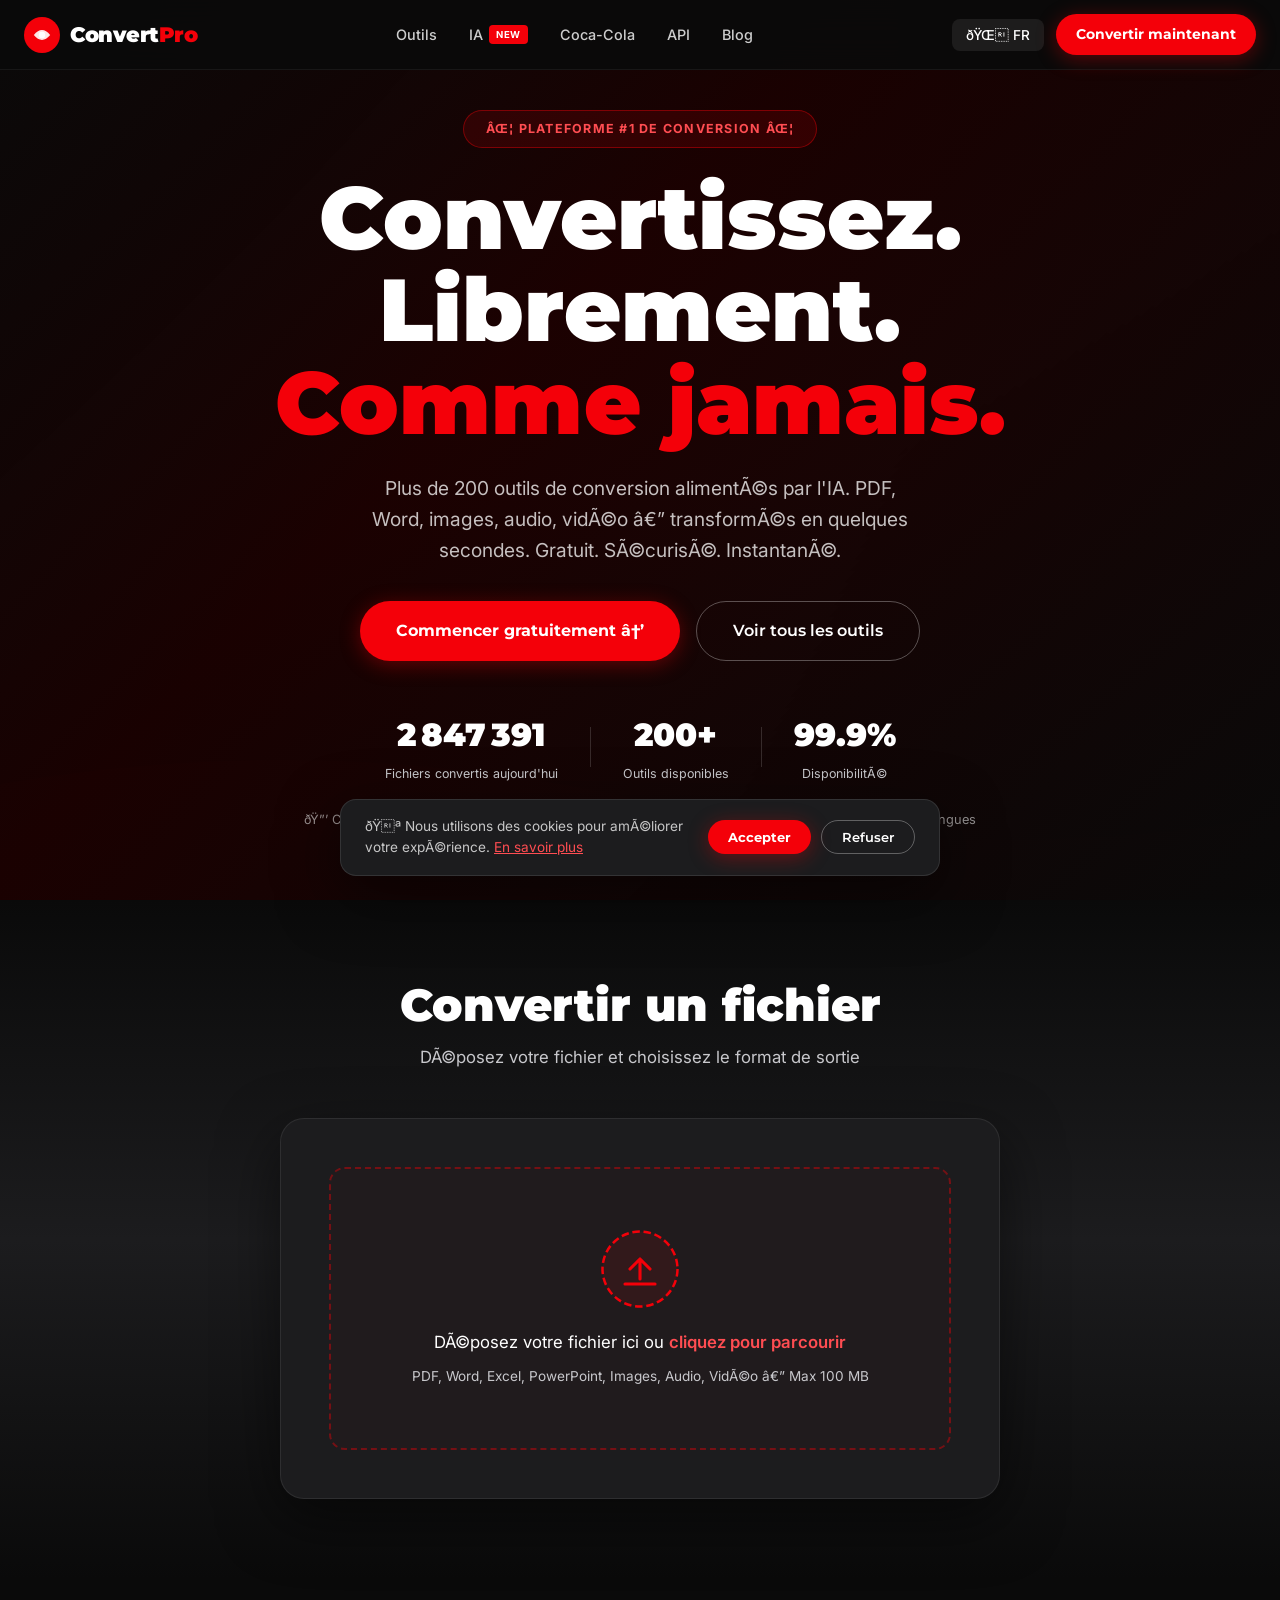
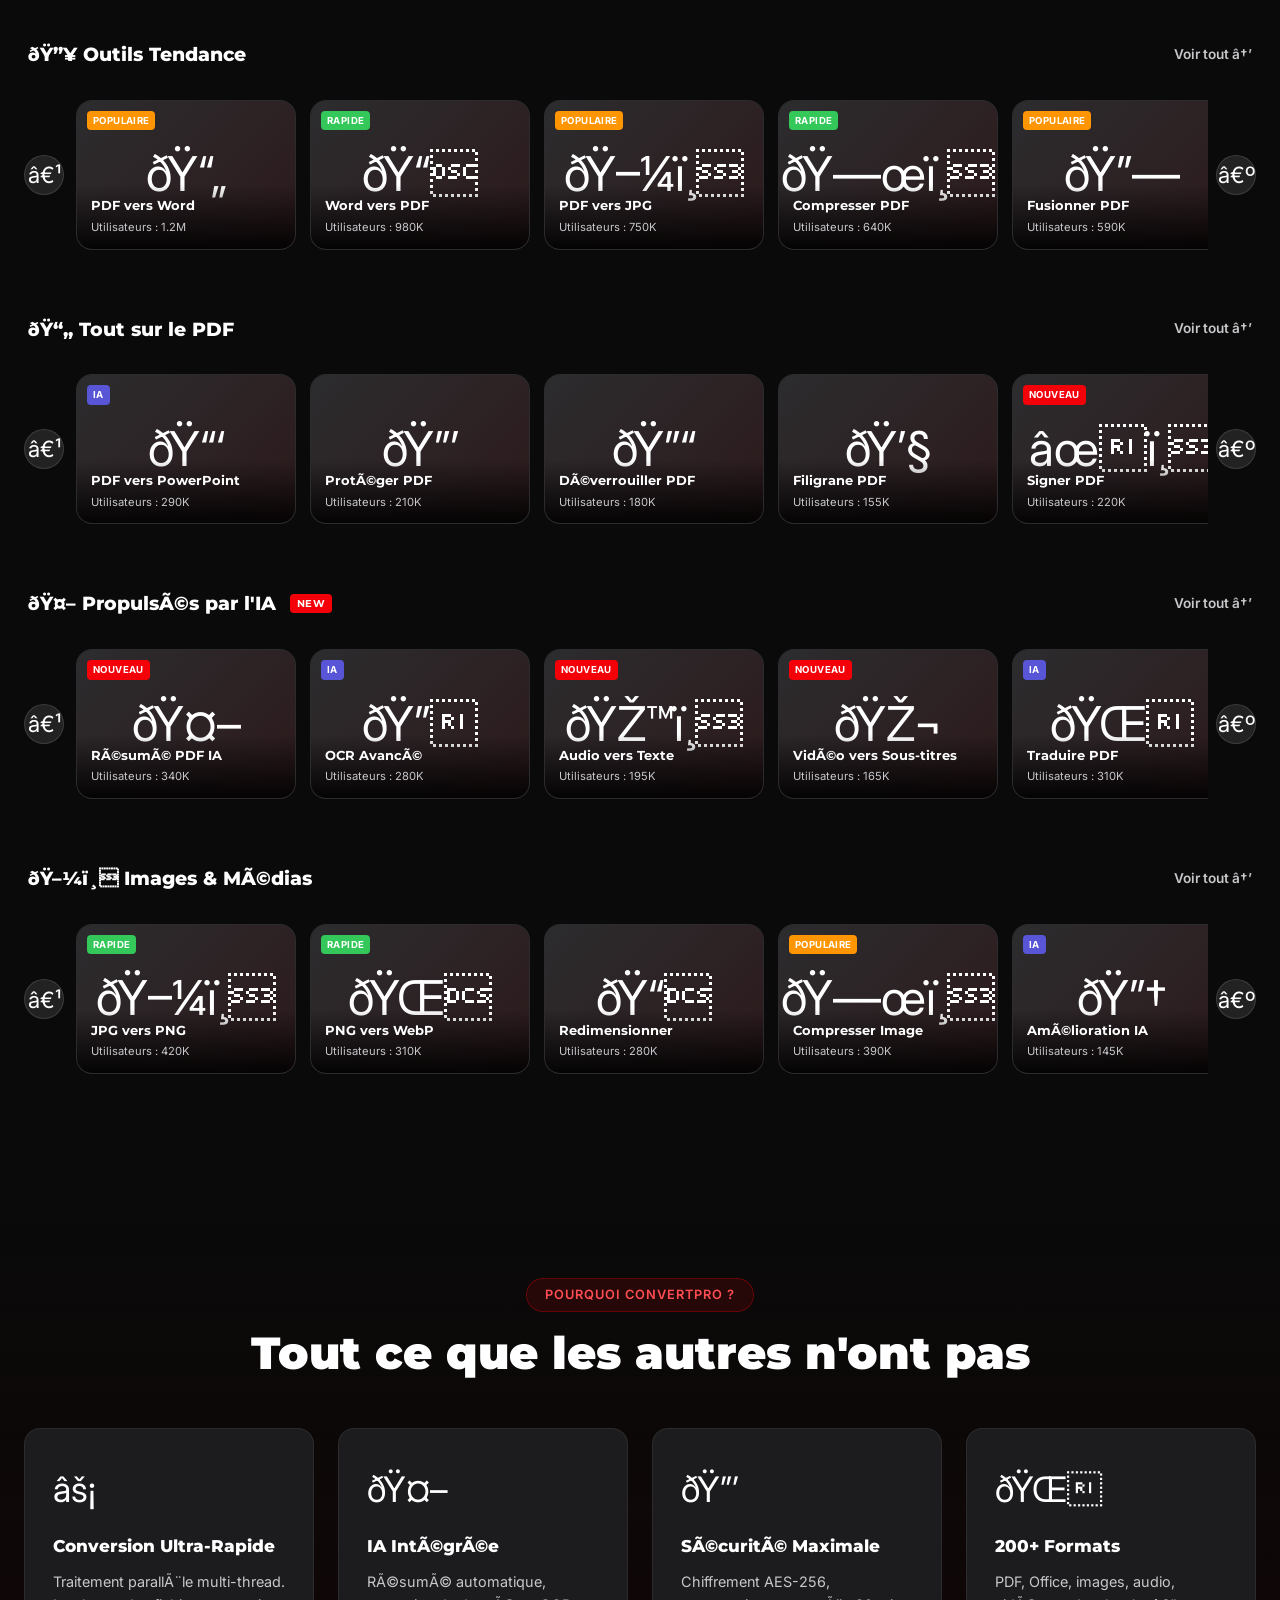
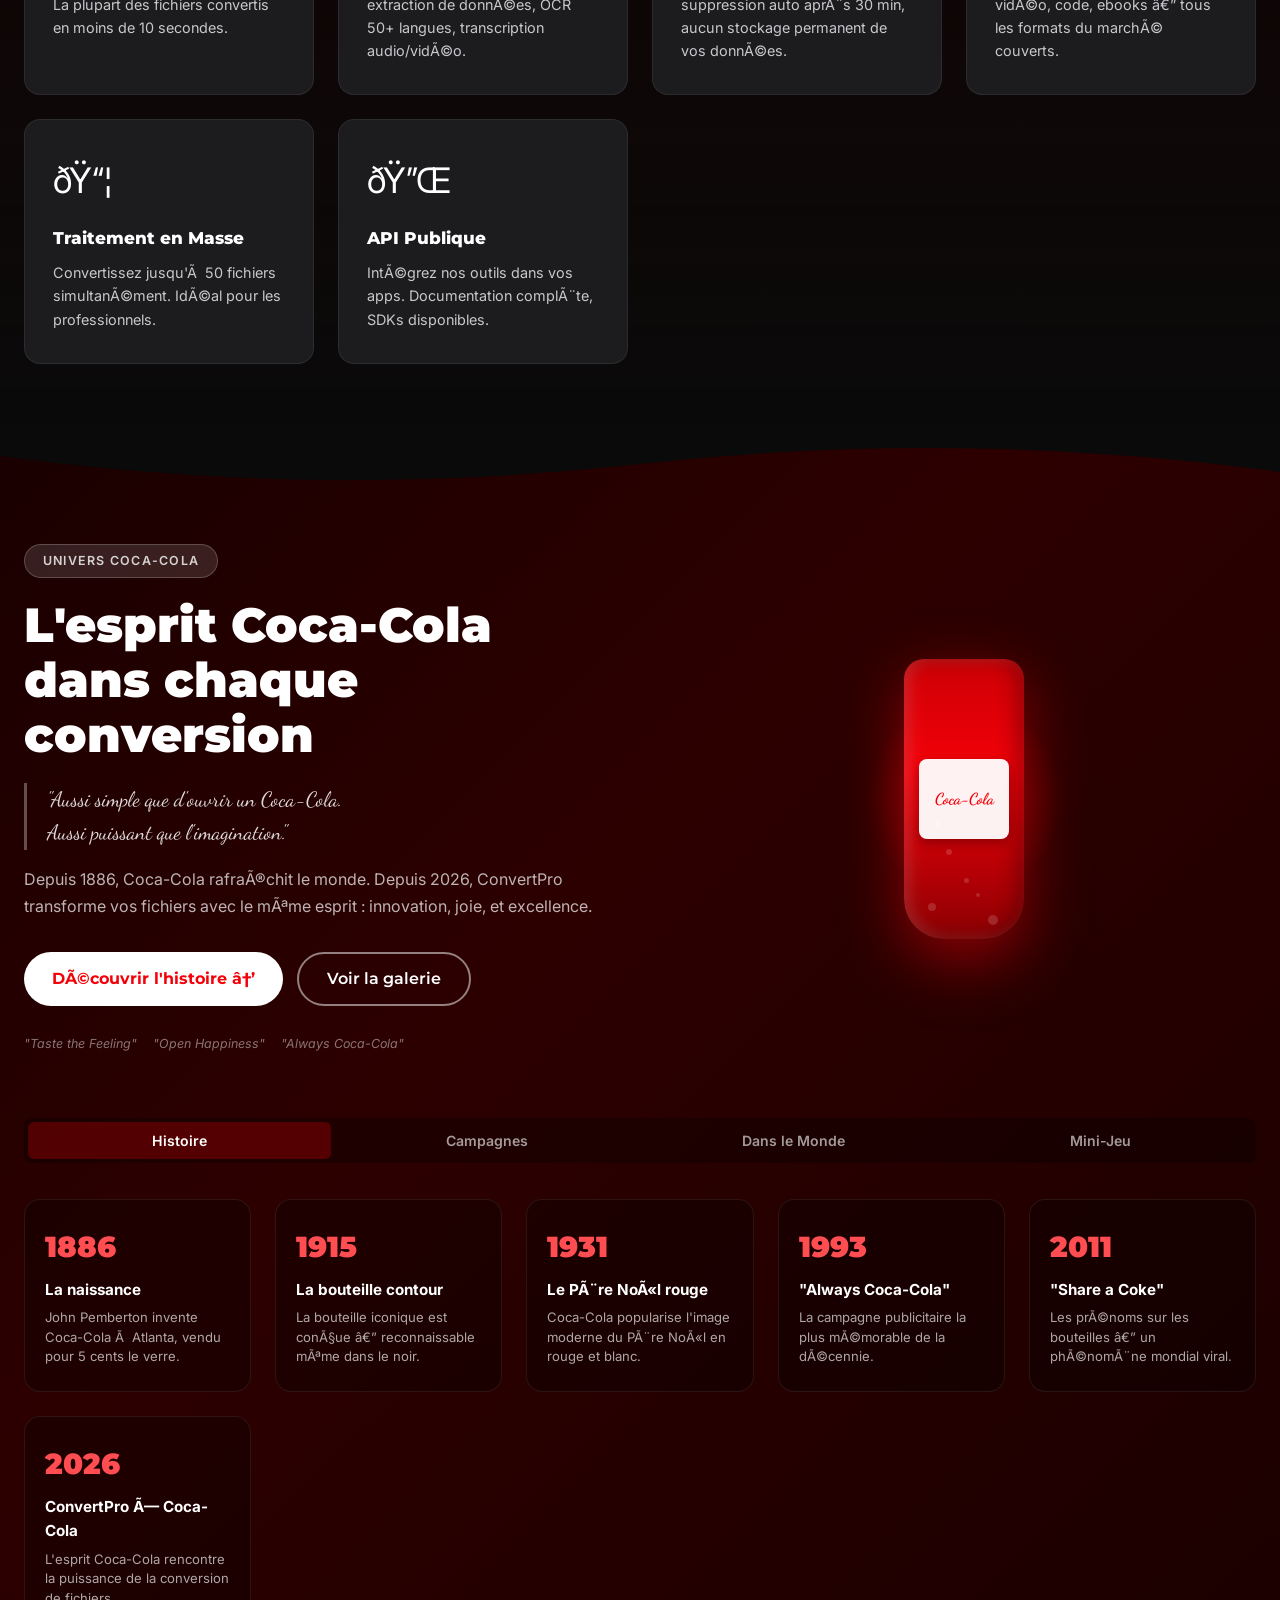
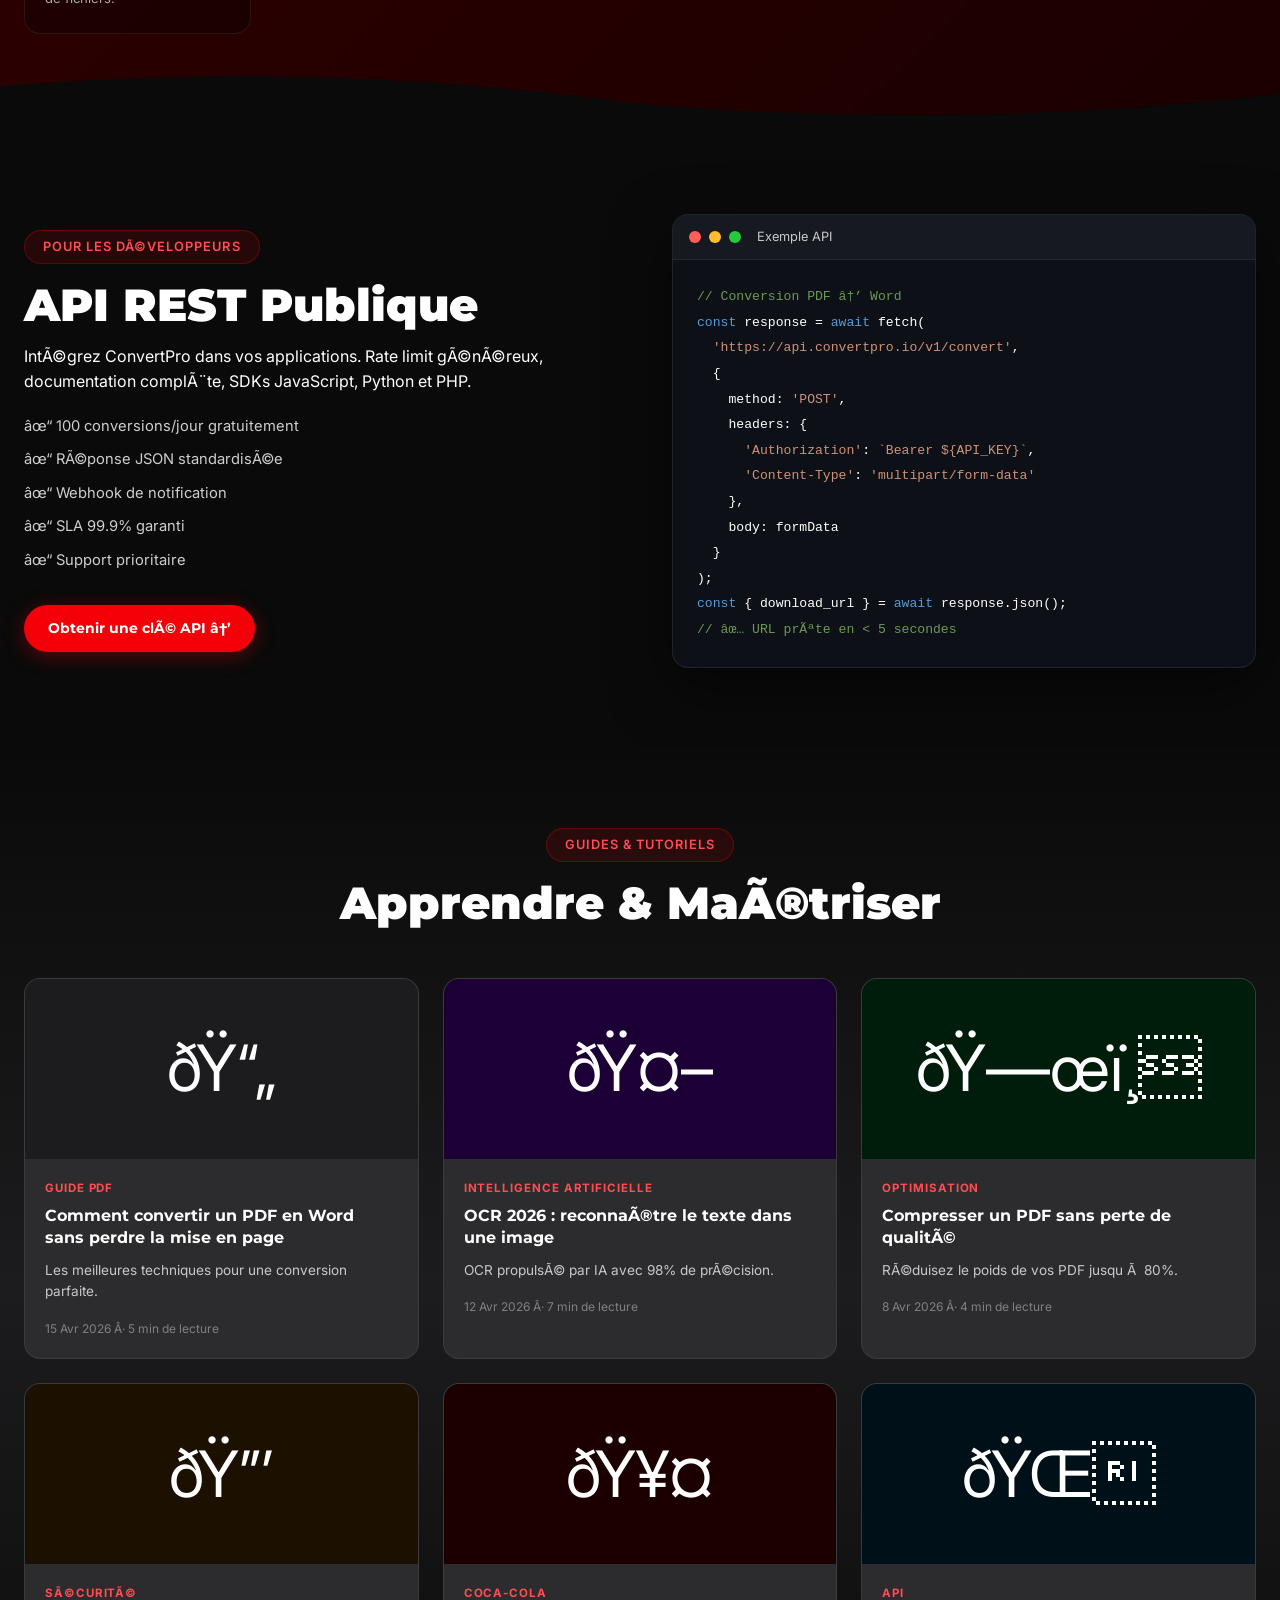
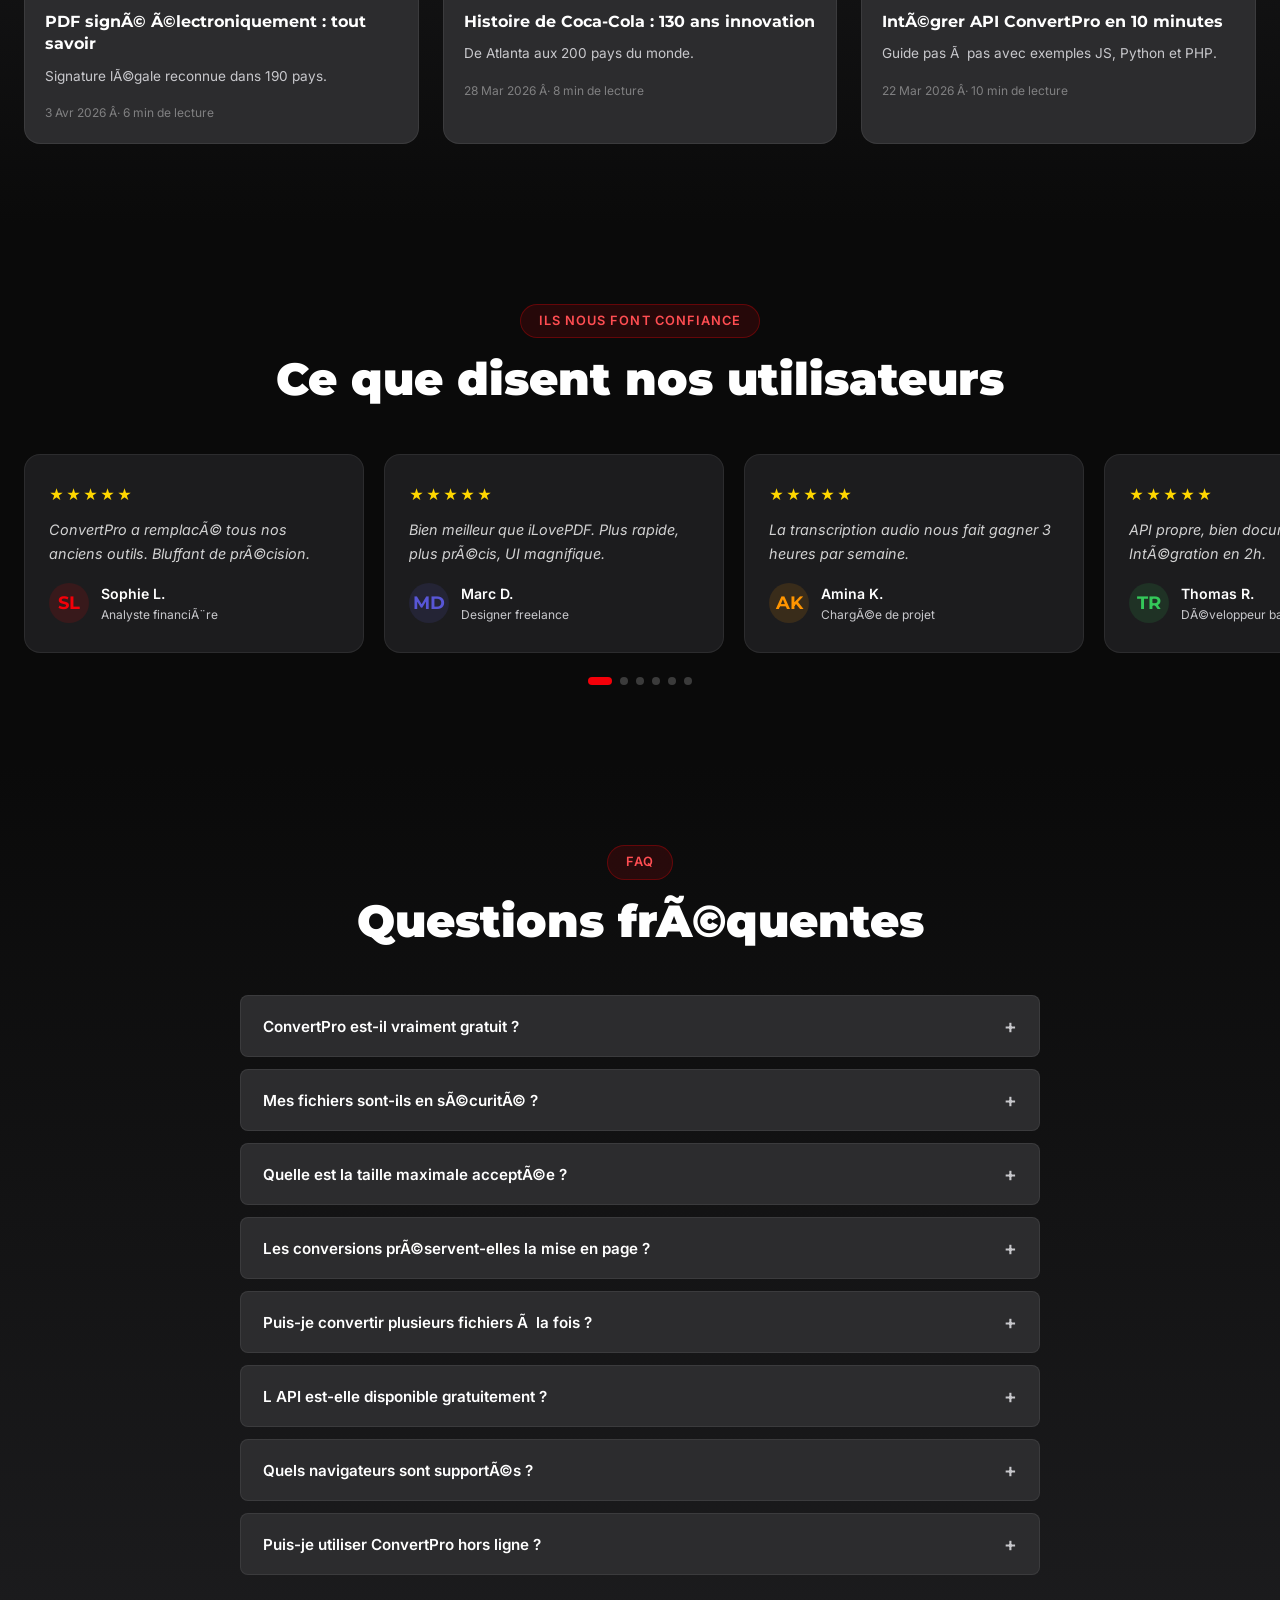
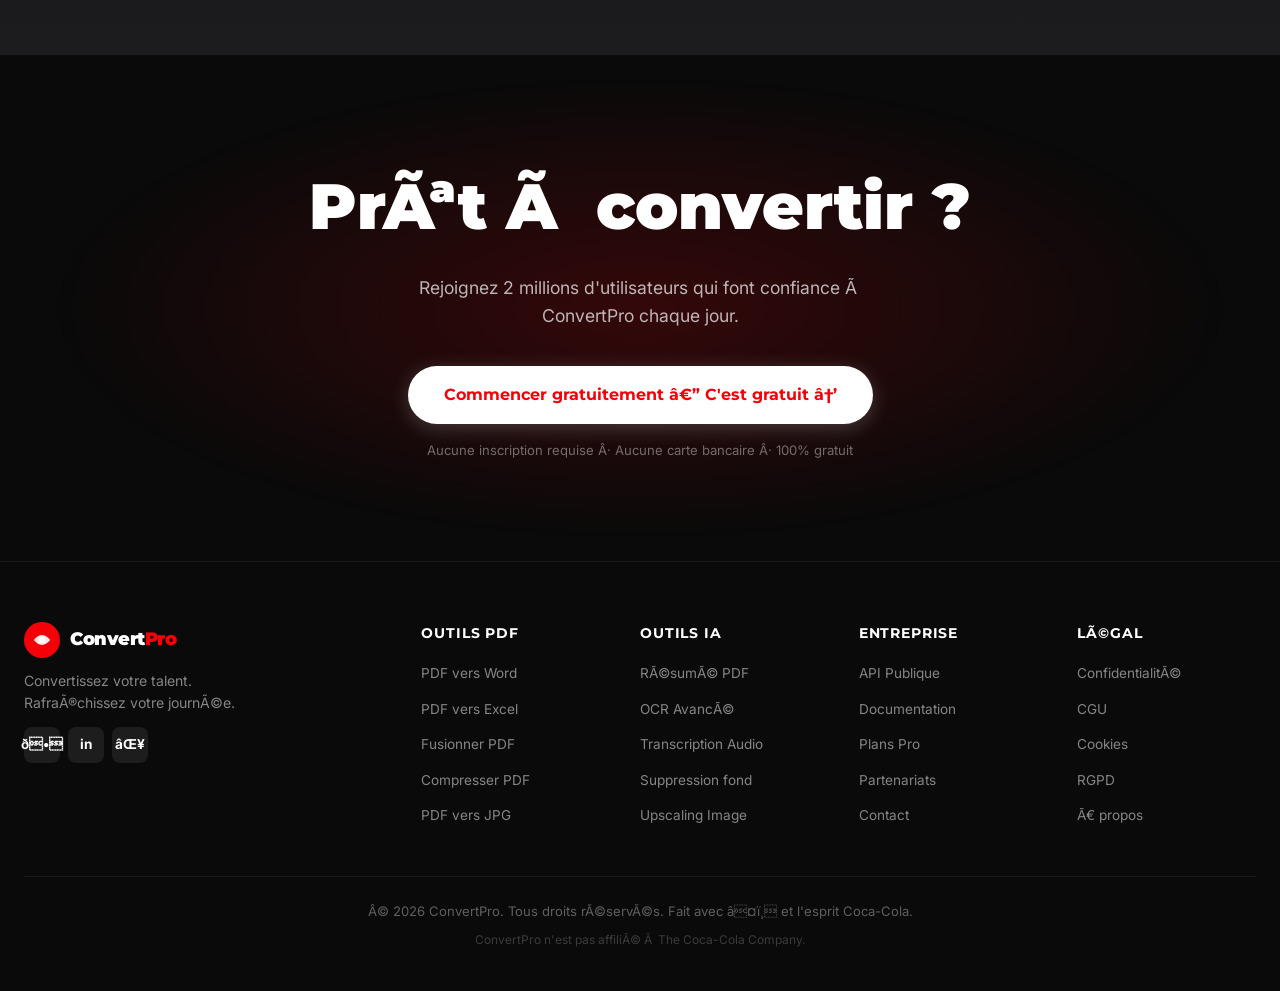
<file: index.html>
<!DOCTYPE html>
<html lang="fr">
<head>
  <meta charset="UTF-8" />
  <meta name="viewport" content="width=device-width, initial-scale=1.0" />
  <title>ConvertPro â€” Convertisseur de Fichiers Ultra-Puissant | Powered by Coca-Cola Spirit</title>
  <meta name="description" content="Convertissez PDF, Word, Excel, images et plus en quelques secondes. Gratuit, sÃ©curisÃ©, propulsÃ© par l'IA. La plateforme de conversion #1.">
  <meta property="og:title" content="ConvertPro â€” Convertisseur de Fichiers #1">
  <meta property="og:description" content="PDF, Word, Excel, images â€” conversion instantanÃ©e et gratuite.">
  <meta property="og:type" content="website">
  <link rel="preconnect" href="https://fonts.googleapis.com">
  <link rel="preconnect" href="https://fonts.gstatic.com" crossorigin>
  <link href="https://fonts.googleapis.com/css2?family=Montserrat:wght@400;600;700;900&family=Inter:wght@400;500;600&family=Dancing+Script:wght@700&display=swap" rel="stylesheet">
  <link rel="stylesheet" href="style.css">
</head>
<body>

<div class="bubbles-bg" aria-hidden="true">
  <span></span><span></span><span></span><span></span><span></span>
  <span></span><span></span><span></span><span></span><span></span>
</div>

<header class="header" id="header">
  <div class="header-inner">
    <a href="#" class="logo" aria-label="ConvertPro Accueil">
      <svg class="logo-icon" viewBox="0 0 44 44" fill="none" aria-hidden="true">
        <circle cx="22" cy="22" r="22" fill="#F40009"/>
        <path d="M12 22 Q22 10 32 22 Q22 34 12 22Z" fill="white" opacity="0.9"/>
        <circle cx="22" cy="22" r="4" fill="white"/>
      </svg>
      <span class="logo-text">Convert<span class="logo-accent">Pro</span></span>
    </a>
    <nav class="nav" id="nav" aria-label="Navigation principale">
      <ul class="nav-list">
        <li><a href="#outils" class="nav-link">Outils</a></li>
        <li><a href="#ia" class="nav-link">IA <span class="badge-new">NEW</span></a></li>
        <li><a href="#coca-cola" class="nav-link">Coca-Cola</a></li>
        <li><a href="#api" class="nav-link">API</a></li>
        <li><a href="#blog" class="nav-link">Blog</a></li>
      </ul>
    </nav>
    <div class="header-actions">
      <button class="btn-lang" onclick="toggleLang()" aria-label="Changer de langue">ðŸŒ FR</button>
      <a href="#convertir" class="btn-cta btn-cta-small">Convertir maintenant</a>
      <button class="hamburger" id="hamburger" aria-label="Menu" aria-expanded="false" onclick="toggleMenu()">
        <span></span><span></span><span></span>
      </button>
    </div>
  </div>
</header>

<div class="mobile-menu" id="mobileMenu" role="dialog" aria-modal="true" aria-label="Menu mobile">
  <button class="mobile-menu-close" onclick="toggleMenu()" aria-label="Fermer">âœ•</button>
  <ul>
    <li><a href="#outils" onclick="toggleMenu()">Outils</a></li>
    <li><a href="#ia" onclick="toggleMenu()">IA</a></li>
    <li><a href="#coca-cola" onclick="toggleMenu()">Coca-Cola</a></li>
    <li><a href="#api" onclick="toggleMenu()">API</a></li>
    <li><a href="#blog" onclick="toggleMenu()">Blog</a></li>
  </ul>
  <a href="#convertir" class="btn-cta" onclick="toggleMenu()">Convertir maintenant</a>
</div>
<div class="mobile-overlay" id="mobileOverlay" onclick="toggleMenu()"></div>

<section class="hero" id="home">
  <div class="hero-bg">
    <div class="hero-gradient"></div>
    <div class="hero-video-placeholder" aria-hidden="true">
      <div class="coca-wave-hero"></div>
    </div>
  </div>
  <div class="hero-content">
    <span class="hero-badge">âœ¦ Plateforme #1 de Conversion âœ¦</span>
    <h1 class="hero-title">Convertissez.<br>Librement.<br><span class="hero-accent">Comme jamais.</span></h1>
    <p class="hero-subtitle">Plus de 200 outils de conversion alimentÃ©s par l'IA. PDF, Word, images, audio, vidÃ©o â€” transformÃ©s en quelques secondes. Gratuit. SÃ©curisÃ©. InstantanÃ©.</p>
    <div class="hero-actions">
      <a href="#convertir" class="btn-cta btn-cta-large">Commencer gratuitement â†’</a>
      <a href="#outils" class="btn-outline btn-outline-large">Voir tous les outils</a>
    </div>
    <div class="hero-stats">
      <div class="stat"><span class="stat-num" id="counter1">0</span><span class="stat-label">Fichiers convertis aujourd'hui</span></div>
      <div class="stat-divider" aria-hidden="true"></div>
      <div class="stat"><span class="stat-num">200+</span><span class="stat-label">Outils disponibles</span></div>
      <div class="stat-divider" aria-hidden="true"></div>
      <div class="stat"><span class="stat-num">99.9%</span><span class="stat-label">DisponibilitÃ©</span></div>
    </div>
    <div class="hero-trust">
      <span>ðŸ”’ Chiffrement AES-256</span>
      <span>âš¡ Conversion &lt; 10s</span>
      <span>ðŸ—‘ï¸ Suppression auto 30min</span>
      <span>ðŸŒ 50+ langues</span>
    </div>
  </div>
  <div class="hero-scroll" aria-hidden="true">
    <div class="scroll-indicator"></div>
    <span>DÃ©filer</span>
  </div>
</section>

<section class="converter-section" id="convertir">
  <div class="container">
    <div class="section-header">
      <h2 class="section-title">Convertir un fichier</h2>
      <p class="section-subtitle">DÃ©posez votre fichier et choisissez le format de sortie</p>
    </div>
    <div class="converter-box">
      <div class="upload-zone" id="uploadZone" role="button" tabindex="0"
           aria-label="Zone de dÃ©pÃ´t de fichier"
           ondrop="handleDrop(event)" ondragover="handleDragOver(event)"
           ondragleave="handleDragLeave(event)" onclick="document.getElementById('fileInput').click()"
           onkeydown="if(event.key==='Enter')document.getElementById('fileInput').click()">
        <input type="file" id="fileInput" hidden multiple
               accept=".pdf,.doc,.docx,.xls,.xlsx,.ppt,.pptx,.jpg,.jpeg,.png,.gif,.bmp,.tiff,.webp,.txt,.csv,.html,.epub,.mp3,.mp4,.wav"
               onchange="handleFileSelect(event)">
        <div class="upload-icon" aria-hidden="true">
          <svg viewBox="0 0 64 64" fill="none">
            <circle cx="32" cy="32" r="30" fill="rgba(244,0,9,0.08)" stroke="#F40009" stroke-width="2" stroke-dasharray="6 3"/>
            <path d="M32 40V24M24 32l8-8 8 8" stroke="#F40009" stroke-width="2.5" stroke-linecap="round" stroke-linejoin="round"/>
            <path d="M20 44h24" stroke="#F40009" stroke-width="2.5" stroke-linecap="round"/>
          </svg>
        </div>
        <p class="upload-text">DÃ©posez votre fichier ici ou <span class="upload-link">cliquez pour parcourir</span></p>
        <p class="upload-hint">PDF, Word, Excel, PowerPoint, Images, Audio, VidÃ©o â€” Max 100 MB</p>
      </div>

      <div class="converter-options" id="converterOptions" hidden>
        <div class="file-info" id="fileInfo"></div>
        <div class="format-select-wrapper">
          <label for="outputFormat" class="format-label">Convertir vers :</label>
          <select id="outputFormat" class="format-select" aria-label="Format de sortie"></select>
        </div>
        <div class="quality-options">
          <span class="quality-label">QualitÃ© :</span>
          <label class="quality-radio"><input type="radio" name="quality" value="high" checked> Haute</label>
          <label class="quality-radio"><input type="radio" name="quality" value="medium"> Moyenne</label>
          <label class="quality-radio"><input type="radio" name="quality" value="low"> LÃ©gÃ¨re</label>
        </div>
        <button class="btn-cta btn-cta-large btn-convert" id="convertBtn" onclick="startConversion()">âš¡ Convertir maintenant</button>
      </div>

      <div class="progress-section" id="progressSection" hidden>
        <p class="progress-status" id="progressStatus">Analyse du fichier...</p>
        <div class="progress-bar-container" role="progressbar" aria-valuemin="0" aria-valuemax="100" aria-valuenow="0" id="progressBar">
          <div class="progress-bar-fill" id="progressFill"></div>
        </div>
        <p class="progress-percent" id="progressPercent">0%</p>
      </div>

      <div class="result-section" id="resultSection" hidden>
        <div class="result-icon" aria-hidden="true">âœ…</div>
        <h3 class="result-title">Conversion rÃ©ussie !</h3>
        <p class="result-info" id="resultInfo"></p>
        <div class="result-actions">
          <button class="btn-cta btn-cta-large" onclick="downloadResult()">â¬‡ï¸ TÃ©lÃ©charger</button>
          <button class="btn-outline" onclick="resetConverter()">Convertir un autre fichier</button>
        </div>
        <p class="result-warning">ðŸ”’ Fichier supprimÃ© automatiquement dans <span id="countdown">30:00</span></p>
      </div>
    </div>
  </div>
</section>

<section class="catalog-section" id="outils">
  <div class="container">
    <div class="catalog-row">
      <div class="catalog-row-header">
        <h2 class="catalog-row-title">ðŸ”¥ Outils Tendance</h2>
        <a href="#" class="catalog-see-all">Voir tout â†’</a>
      </div>
      <div class="catalog-scroll-wrapper">
        <button class="scroll-btn scroll-btn-left" onclick="scrollRow(this,-1)" aria-label="DÃ©filer Ã  gauche">â€¹</button>
        <div class="catalog-cards" id="row-trending"></div>
        <button class="scroll-btn scroll-btn-right" onclick="scrollRow(this,1)" aria-label="DÃ©filer Ã  droite">â€º</button>
      </div>
    </div>
    <div class="catalog-row">
      <div class="catalog-row-header">
        <h2 class="catalog-row-title">ðŸ“„ Tout sur le PDF</h2>
        <a href="#" class="catalog-see-all">Voir tout â†’</a>
      </div>
      <div class="catalog-scroll-wrapper">
        <button class="scroll-btn scroll-btn-left" onclick="scrollRow(this,-1)" aria-label="DÃ©filer Ã  gauche">â€¹</button>
        <div class="catalog-cards" id="row-pdf"></div>
        <button class="scroll-btn scroll-btn-right" onclick="scrollRow(this,1)" aria-label="DÃ©filer Ã  droite">â€º</button>
      </div>
    </div>
    <div class="catalog-row" id="ia">
      <div class="catalog-row-header">
        <h2 class="catalog-row-title">ðŸ¤– PropulsÃ©s par l'IA <span class="badge-new">NEW</span></h2>
        <a href="#" class="catalog-see-all">Voir tout â†’</a>
      </div>
      <div class="catalog-scroll-wrapper">
        <button class="scroll-btn scroll-btn-left" onclick="scrollRow(this,-1)" aria-label="DÃ©filer Ã  gauche">â€¹</button>
        <div class="catalog-cards" id="row-ai"></div>
        <button class="scroll-btn scroll-btn-right" onclick="scrollRow(this,1)" aria-label="DÃ©filer Ã  droite">â€º</button>
      </div>
    </div>
    <div class="catalog-row">
      <div class="catalog-row-header">
        <h2 class="catalog-row-title">ðŸ–¼ï¸ Images & MÃ©dias</h2>
        <a href="#" class="catalog-see-all">Voir tout â†’</a>
      </div>
      <div class="catalog-scroll-wrapper">
        <button class="scroll-btn scroll-btn-left" onclick="scrollRow(this,-1)" aria-label="DÃ©filer Ã  gauche">â€¹</button>
        <div class="catalog-cards" id="row-media"></div>
        <button class="scroll-btn scroll-btn-right" onclick="scrollRow(this,1)" aria-label="DÃ©filer Ã  droite">â€º</button>
      </div>
    </div>
  </div>
</section>

<section class="features-section">
  <div class="container">
    <div class="section-header">
      <span class="section-tag">Pourquoi ConvertPro ?</span>
      <h2 class="section-title">Tout ce que les autres n'ont pas</h2>
    </div>
    <div class="features-grid">
      <div class="feature-card"><div class="feature-icon">âš¡</div><h3 class="feature-title">Conversion Ultra-Rapide</h3><p class="feature-desc">Traitement parallÃ¨le multi-thread. La plupart des fichiers convertis en moins de 10 secondes.</p></div>
      <div class="feature-card"><div class="feature-icon">ðŸ¤–</div><h3 class="feature-title">IA IntÃ©grÃ©e</h3><p class="feature-desc">RÃ©sumÃ© automatique, extraction de donnÃ©es, OCR 50+ langues, transcription audio/vidÃ©o.</p></div>
      <div class="feature-card"><div class="feature-icon">ðŸ”’</div><h3 class="feature-title">SÃ©curitÃ© Maximale</h3><p class="feature-desc">Chiffrement AES-256, suppression auto aprÃ¨s 30 min, aucun stockage permanent de vos donnÃ©es.</p></div>
      <div class="feature-card"><div class="feature-icon">ðŸŒ</div><h3 class="feature-title">200+ Formats</h3><p class="feature-desc">PDF, Office, images, audio, vidÃ©o, code, ebooks â€” tous les formats du marchÃ© couverts.</p></div>
      <div class="feature-card"><div class="feature-icon">ðŸ“¦</div><h3 class="feature-title">Traitement en Masse</h3><p class="feature-desc">Convertissez jusqu'Ã  50 fichiers simultanÃ©ment. IdÃ©al pour les professionnels.</p></div>
      <div class="feature-card"><div class="feature-icon">ðŸ”Œ</div><h3 class="feature-title">API Publique</h3><p class="feature-desc">IntÃ©grez nos outils dans vos apps. Documentation complÃ¨te, SDKs disponibles.</p></div>
    </div>
  </div>
</section>

<section class="coca-section" id="coca-cola">
  <div class="coca-bg" aria-hidden="true">
    <div class="coca-wave-top"></div>
    <div class="coca-wave-bottom"></div>
  </div>
  <div class="container">
    <div class="coca-content">
      <div class="coca-text">
        <span class="coca-tag">Univers Coca-Cola</span>
        <h2 class="coca-title">L'esprit Coca-Cola<br>dans chaque conversion</h2>
        <p class="coca-quote">"Aussi simple que d'ouvrir un Coca-Cola.<br>Aussi puissant que l'imagination."</p>
        <p class="coca-desc">Depuis 1886, Coca-Cola rafraÃ®chit le monde. Depuis 2026, ConvertPro transforme vos fichiers avec le mÃªme esprit : innovation, joie, et excellence.</p>
        <div class="coca-btns">
          <a href="#coca-histoire" class="btn-white">DÃ©couvrir l'histoire â†’</a>
          <a href="#coca-galerie" class="btn-coca-outline">Voir la galerie</a>
        </div>
        <div class="coca-slogans">
          <span>"Taste the Feeling"</span>
          <span>"Open Happiness"</span>
          <span>"Always Coca-Cola"</span>
        </div>
      </div>
      <div class="coca-visual" aria-hidden="true">
        <div class="coca-bottle-wrap">
          <div class="coca-bottle">
            <div class="coca-bottle-body">
              <div class="coca-bottle-label"><span class="coca-script">Coca-Cola</span></div>
              <div class="coca-bottle-bubbles">
                <span></span><span></span><span></span><span></span><span></span><span></span>
              </div>
            </div>
          </div>
          <div class="coca-glow"></div>
        </div>
      </div>
    </div>

    <div class="coca-tabs">
      <div class="coca-tab-nav" role="tablist">
        <button class="coca-tab-btn active" role="tab" aria-selected="true" onclick="showCocaTab('histoire',this)">Histoire</button>
        <button class="coca-tab-btn" role="tab" aria-selected="false" onclick="showCocaTab('campagnes',this)">Campagnes</button>
        <button class="coca-tab-btn" role="tab" aria-selected="false" onclick="showCocaTab('monde',this)">Dans le Monde</button>
        <button class="coca-tab-btn" role="tab" aria-selected="false" onclick="showCocaTab('jeu',this)">Mini-Jeu</button>
      </div>

      <div class="coca-tab-content active" id="coca-tab-histoire" role="tabpanel">
        <div class="timeline">
          <div class="timeline-item"><span class="timeline-year">1886</span><div class="timeline-body"><h4>La naissance</h4><p>John Pemberton invente Coca-Cola Ã  Atlanta, vendu pour 5 cents le verre.</p></div></div>
          <div class="timeline-item"><span class="timeline-year">1915</span><div class="timeline-body"><h4>La bouteille contour</h4><p>La bouteille iconique est conÃ§ue â€” reconnaissable mÃªme dans le noir.</p></div></div>
          <div class="timeline-item"><span class="timeline-year">1931</span><div class="timeline-body"><h4>Le PÃ¨re NoÃ«l rouge</h4><p>Coca-Cola popularise l'image moderne du PÃ¨re NoÃ«l en rouge et blanc.</p></div></div>
          <div class="timeline-item"><span class="timeline-year">1993</span><div class="timeline-body"><h4>"Always Coca-Cola"</h4><p>La campagne publicitaire la plus mÃ©morable de la dÃ©cennie.</p></div></div>
          <div class="timeline-item"><span class="timeline-year">2011</span><div class="timeline-body"><h4>"Share a Coke"</h4><p>Les prÃ©noms sur les bouteilles â€” un phÃ©nomÃ¨ne mondial viral.</p></div></div>
          <div class="timeline-item"><span class="timeline-year">2026</span><div class="timeline-body"><h4>ConvertPro Ã— Coca-Cola</h4><p>L'esprit Coca-Cola rencontre la puissance de la conversion de fichiers.</p></div></div>
        </div>
      </div>

      <div class="coca-tab-content" id="coca-tab-campagnes" role="tabpanel">
        <div class="campagnes-grid">
          <div class="campagne-card"><div class="campagne-year">1993</div><h4>Always Coca-Cola</h4><p>La campagne qui a dÃ©fini une dÃ©cennie entiÃ¨re.</p></div>
          <div class="campagne-card"><div class="campagne-year">1995</div><h4>Holidays Are Coming</h4><p>Les camions lumineux qui annoncent NoÃ«l depuis 30 ans.</p></div>
          <div class="campagne-card"><div class="campagne-year">2009</div><h4>Open Happiness</h4><p>Ouvrir une bouteille, ouvrir le bonheur.</p></div>
          <div class="campagne-card"><div class="campagne-year">2011</div><h4>Share a Coke</h4><p>Votre prÃ©nom sur une bouteille. RÃ©volution mondiale.</p></div>
          <div class="campagne-card"><div class="campagne-year">2016</div><h4>Taste the Feeling</h4><p>Chaque gorgÃ©e, une Ã©motion. Slogan toujours actuel.</p></div>
          <div class="campagne-card"><div class="campagne-year">2023</div><h4>Be a Maker</h4><p>CrÃ©er avec passion â€” l'esprit de ConvertPro.</p></div>
        </div>
      </div>

      <div class="coca-tab-content" id="coca-tab-monde" role="tabpanel">
        <div class="monde-grid">
          <div class="monde-item" onclick="showCountry('france')"><span class="monde-flag">ðŸ‡«ðŸ‡·</span><span>France</span></div>
          <div class="monde-item" onclick="showCountry('usa')"><span class="monde-flag">ðŸ‡ºðŸ‡¸</span><span>Ã‰tats-Unis</span></div>
          <div class="monde-item" onclick="showCountry('japon')"><span class="monde-flag">ðŸ‡¯ðŸ‡µ</span><span>Japon</span></div>
          <div class="monde-item" onclick="showCountry('mexique')"><span class="monde-flag">ðŸ‡²ðŸ‡½</span><span>Mexique</span></div>
          <div class="monde-item" onclick="showCountry('inde')"><span class="monde-flag">ðŸ‡®ðŸ‡³</span><span>Inde</span></div>
          <div class="monde-item" onclick="showCountry('bresil')"><span class="monde-flag">ðŸ‡§ðŸ‡·</span><span>BrÃ©sil</span></div>
          <div class="monde-item" onclick="showCountry('australie')"><span class="monde-flag">ðŸ‡¦ðŸ‡º</span><span>Australie</span></div>
          <div class="monde-item" onclick="showCountry('maroc')"><span class="monde-flag">ðŸ‡²ðŸ‡¦</span><span>Maroc</span></div>
        </div>
        <div class="country-detail" id="countryDetail" hidden>
          <h4 id="countryName"></h4>
          <p id="countryInfo"></p>
        </div>
      </div>

      <div class="coca-tab-content" id="coca-tab-jeu" role="tabpanel">
        <div class="game-container">
          <h3 class="game-title">Attrapez les bouteilles ! ðŸŽ®</h3>
          <div class="game-stats">
            <span>Score : <strong id="gameScore">0</strong></span>
            <span>Temps : <strong id="gameTime">30</strong>s</span>
            <span>Record : <strong id="gameRecord">0</strong></span>
          </div>
          <div class="game-board" id="gameBoard" role="region" aria-label="Jeu Coca-Cola">
            <div class="game-start" id="gameStart">
              <p>ðŸ¥¤ Attrapez un maximum de bouteilles Coca-Cola !</p>
              <button class="btn-cta" onclick="startGame()">Jouer</button>
            </div>
          </div>
          <div class="game-badge" id="gameBadge" hidden><span>ðŸ† Coca-Cola Superfan</span></div>
        </div>
      </div>
    </div>
  </div>
</section>

<section class="api-section" id="api">
  <div class="container">
    <div class="api-grid">
      <div class="api-text">
        <span class="section-tag">Pour les dÃ©veloppeurs</span>
        <h2 class="section-title">API REST Publique</h2>
        <p>IntÃ©grez ConvertPro dans vos applications. Rate limit gÃ©nÃ©reux, documentation complÃ¨te, SDKs JavaScript, Python et PHP.</p>
        <ul class="api-features">
          <li>âœ“ 100 conversions/jour gratuitement</li>
          <li>âœ“ RÃ©ponse JSON standardisÃ©e</li>
          <li>âœ“ Webhook de notification</li>
          <li>âœ“ SLA 99.9% garanti</li>
          <li>âœ“ Support prioritaire</li>
        </ul>
        <a href="#" class="btn-cta">Obtenir une clÃ© API â†’</a>
      </div>
      <div class="api-code">
        <div class="code-window">
          <div class="code-header">
            <span class="code-dot red"></span>
            <span class="code-dot yellow"></span>
            <span class="code-dot green"></span>
            <span class="code-title">Exemple API</span>
          </div>
          <pre class="code-body"><code><span class="code-comment">// Conversion PDF â†’ Word</span>
<span class="code-keyword">const</span> response = <span class="code-keyword">await</span> fetch(
  <span class="code-string">'https://api.convertpro.io/v1/convert'</span>,
  {
    method: <span class="code-string">'POST'</span>,
    headers: {
      <span class="code-string">'Authorization'</span>: <span class="code-string">`Bearer ${API_KEY}`</span>,
      <span class="code-string">'Content-Type'</span>: <span class="code-string">'multipart/form-data'</span>
    },
    body: formData
  }
);
<span class="code-keyword">const</span> { download_url } = <span class="code-keyword">await</span> response.json();
<span class="code-comment">// âœ… URL prÃªte en &lt; 5 secondes</span></code></pre>
        </div>
      </div>
    </div>
  </div>
</section>

<section class="blog-section" id="blog">
  <div class="container">
    <div class="section-header">
      <span class="section-tag">Guides & Tutoriels</span>
      <h2 class="section-title">Apprendre & MaÃ®triser</h2>
    </div>
    <div class="blog-grid" id="blogGrid"></div>
  </div>
</section>

<section class="testimonials-section">
  <div class="container">
    <div class="section-header">
      <span class="section-tag">Ils nous font confiance</span>
      <h2 class="section-title">Ce que disent nos utilisateurs</h2>
    </div>
    <div class="testimonials-track" id="testimonialsTrack"></div>
    <div class="testimonials-dots" id="testimonialsDots" role="tablist"></div>
  </div>
</section>

<section class="faq-section">
  <div class="container">
    <div class="section-header">
      <span class="section-tag">FAQ</span>
      <h2 class="section-title">Questions frÃ©quentes</h2>
    </div>
    <div class="faq-list" id="faqList"></div>
  </div>
</section>

<section class="cta-final">
  <div class="cta-bg" aria-hidden="true"></div>
  <div class="container">
    <div class="cta-content">
      <h2 class="cta-title">PrÃªt Ã  convertir ?</h2>
      <p class="cta-subtitle">Rejoignez 2 millions d'utilisateurs qui font confiance Ã  ConvertPro chaque jour.</p>
      <a href="#convertir" class="btn-cta btn-cta-large btn-cta-white">Commencer gratuitement â€” C'est gratuit â†’</a>
      <p class="cta-note">Aucune inscription requise Â· Aucune carte bancaire Â· 100% gratuit</p>
    </div>
  </div>
</section>

<footer class="footer">
  <div class="footer-wave" aria-hidden="true">
    <svg viewBox="0 0 1440 60" preserveAspectRatio="none">
      <path d="M0,40 Q360,0 720,40 Q1080,80 1440,40 L1440,60 L0,60 Z" fill="#0A0A0A"/>
    </svg>
  </div>
  <div class="container">
    <div class="footer-grid">
      <div class="footer-brand">
        <a href="#" class="logo footer-logo">
          <svg class="logo-icon" viewBox="0 0 44 44" fill="none">
            <circle cx="22" cy="22" r="22" fill="#F40009"/>
            <path d="M12 22 Q22 10 32 22 Q22 34 12 22Z" fill="white" opacity="0.9"/>
            <circle cx="22" cy="22" r="4" fill="white"/>
          </svg>
          <span class="logo-text">Convert<span class="logo-accent">Pro</span></span>
        </a>
        <p class="footer-tagline">Convertissez votre talent.<br>RafraÃ®chissez votre journÃ©e.</p>
        <div class="footer-social">
          <a href="#" aria-label="Twitter" class="social-btn">ð•</a>
          <a href="#" aria-label="LinkedIn" class="social-btn">in</a>
          <a href="#" aria-label="GitHub" class="social-btn">âŒ¥</a>
        </div>
      </div>
      <div class="footer-col"><h4>Outils PDF</h4><ul><li><a href="#">PDF vers Word</a></li><li><a href="#">PDF vers Excel</a></li><li><a href="#">Fusionner PDF</a></li><li><a href="#">Compresser PDF</a></li><li><a href="#">PDF vers JPG</a></li></ul></div>
      <div class="footer-col"><h4>Outils IA</h4><ul><li><a href="#">RÃ©sumÃ© PDF</a></li><li><a href="#">OCR AvancÃ©</a></li><li><a href="#">Transcription Audio</a></li><li><a href="#">Suppression fond</a></li><li><a href="#">Upscaling Image</a></li></ul></div>
      <div class="footer-col"><h4>Entreprise</h4><ul><li><a href="#">API Publique</a></li><li><a href="#">Documentation</a></li><li><a href="#">Plans Pro</a></li><li><a href="#">Partenariats</a></li><li><a href="#">Contact</a></li></ul></div>
      <div class="footer-col"><h4>LÃ©gal</h4><ul><li><a href="#">ConfidentialitÃ©</a></li><li><a href="#">CGU</a></li><li><a href="#">Cookies</a></li><li><a href="#">RGPD</a></li><li><a href="#">Ã€ propos</a></li></ul></div>
    </div>
    <div class="footer-bottom">
      <p>Â© 2026 ConvertPro. Tous droits rÃ©servÃ©s. Fait avec â¤ï¸ et l'esprit Coca-Cola.</p>
      <p class="footer-disclaimer">ConvertPro n'est pas affiliÃ© Ã  The Coca-Cola Company.</p>
    </div>
  </div>
</footer>

<div class="cookie-banner" id="cookieBanner" role="dialog" aria-label="Gestion des cookies">
  <p>ðŸª Nous utilisons des cookies pour amÃ©liorer votre expÃ©rience. <a href="#">En savoir plus</a></p>
  <div class="cookie-btns">
    <button class="btn-cta" onclick="acceptCookies()">Accepter</button>
    <button class="btn-outline" onclick="declineCookies()">Refuser</button>
  </div>
</div>

<button class="back-to-top" id="backToTop" onclick="scrollToTop()" aria-label="Retour en haut">â†‘</button>

<script src="app.js" charset="UTF-8"></script>
</body>
</html>
</file>
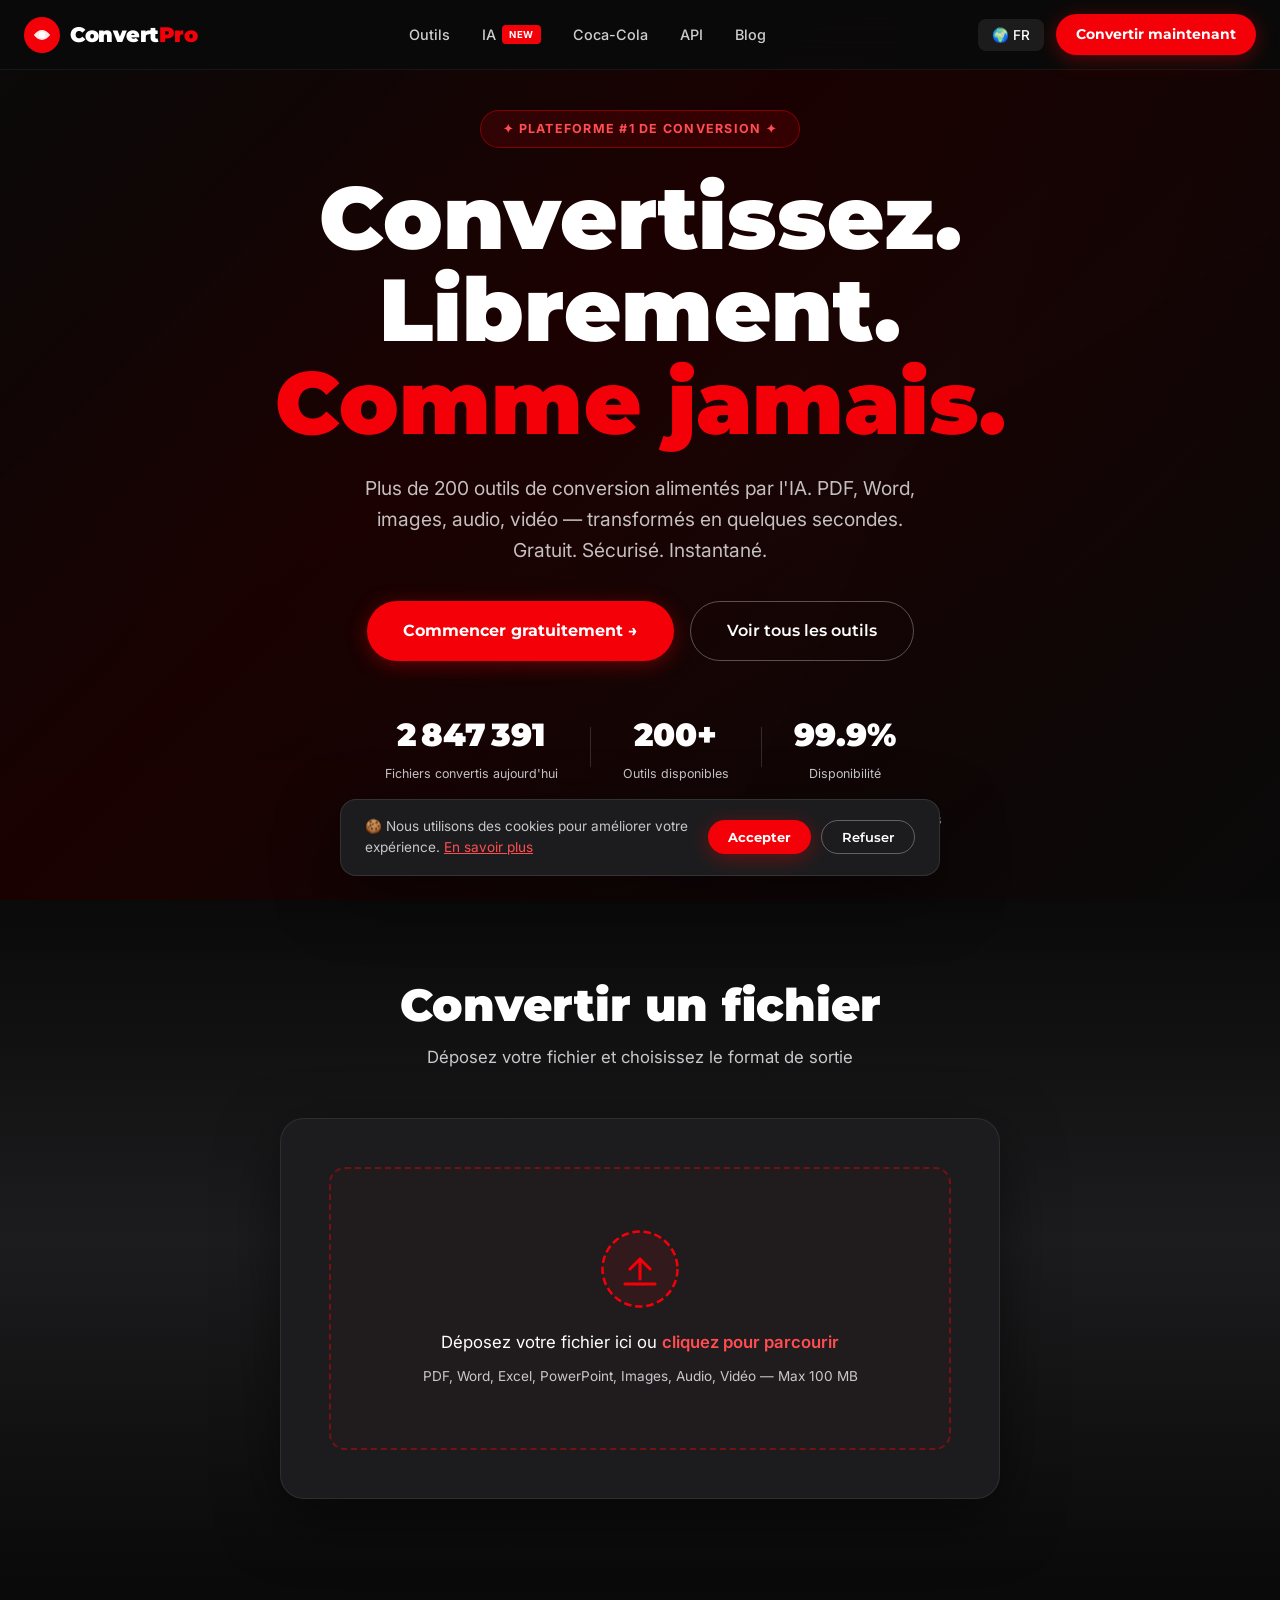
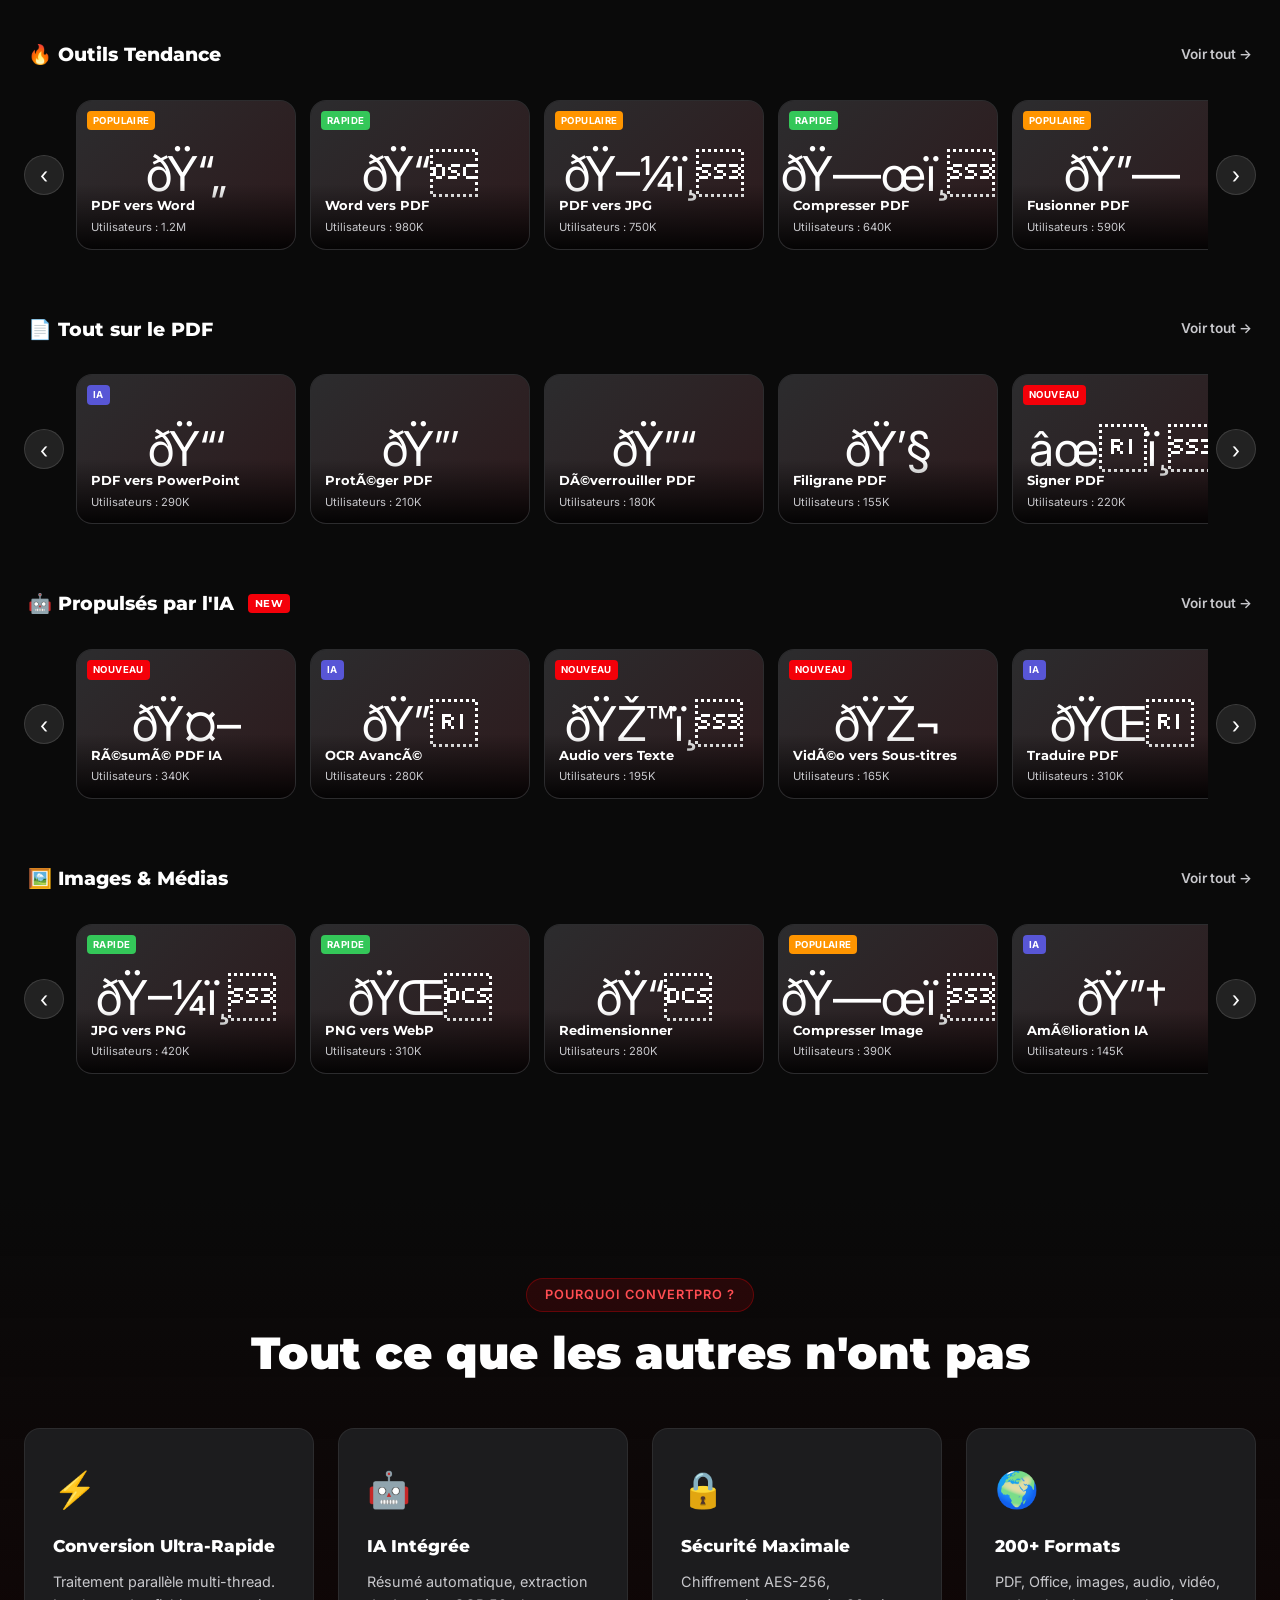
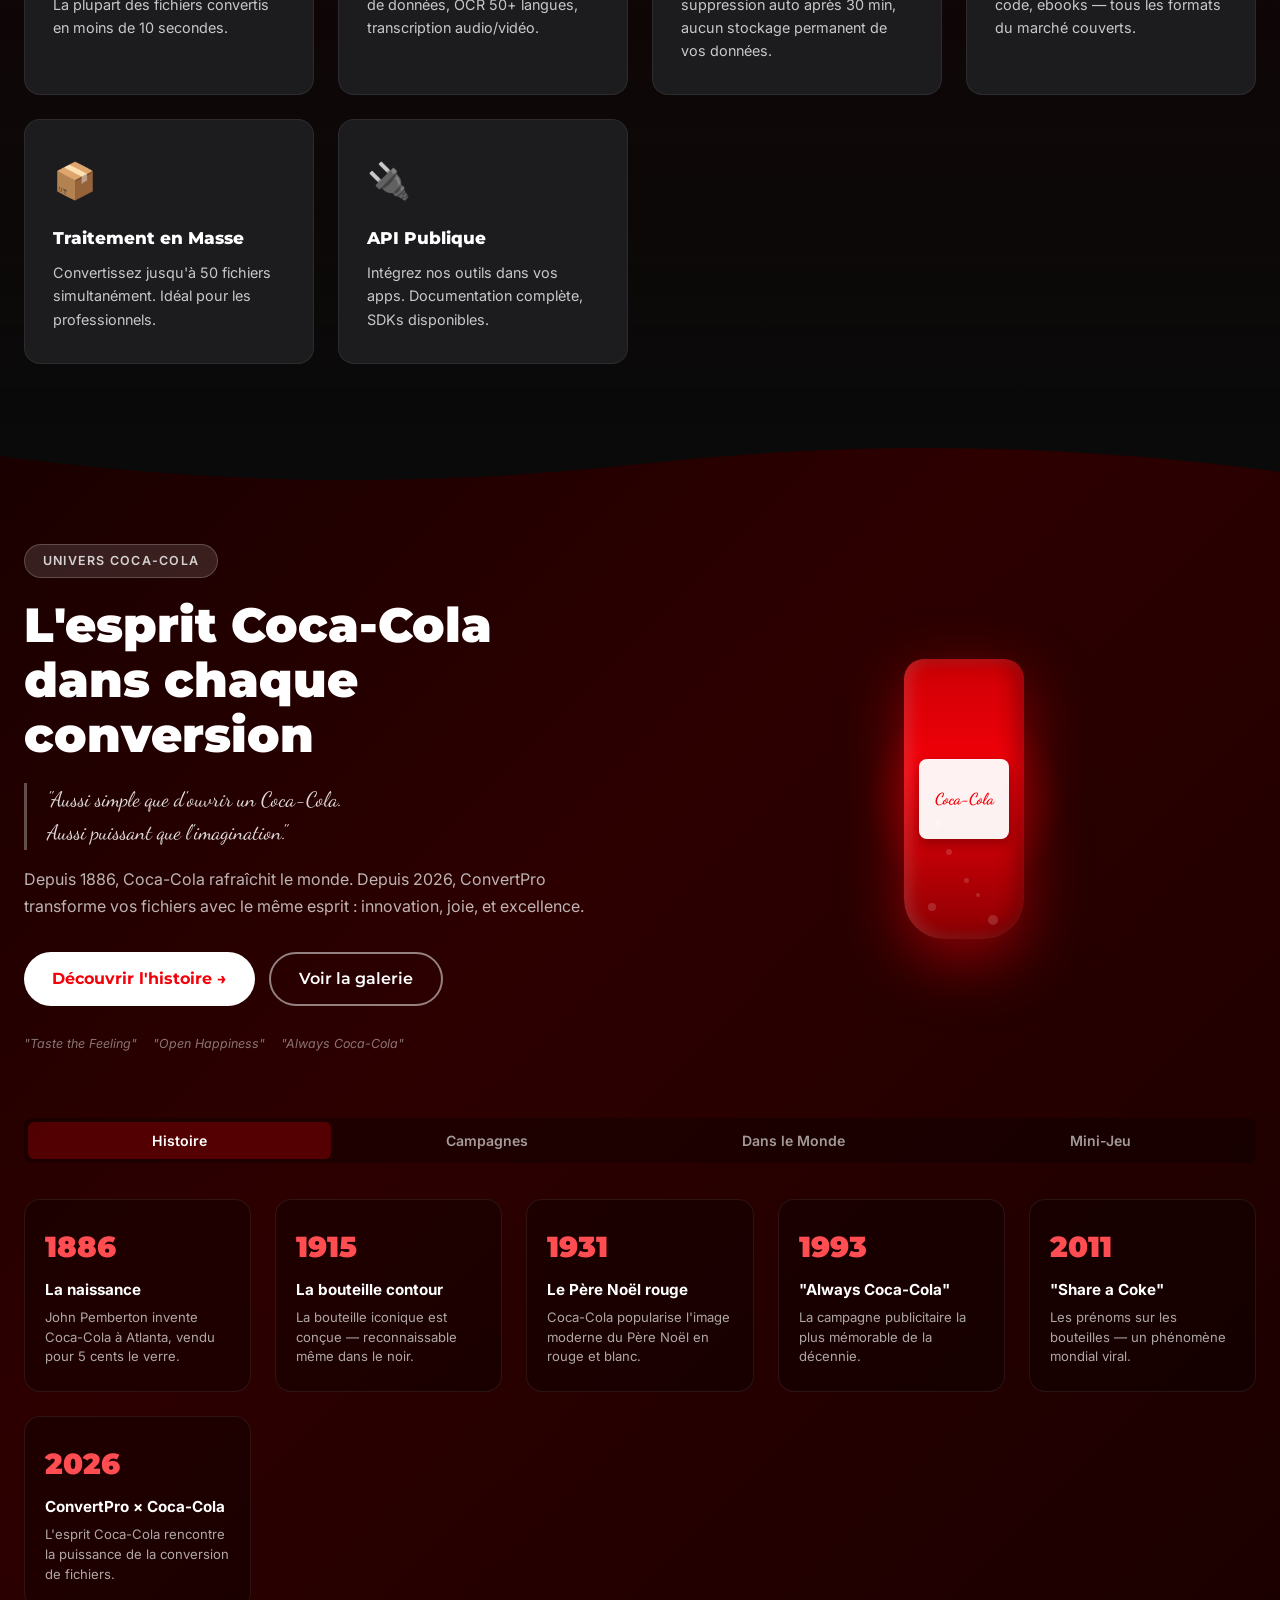
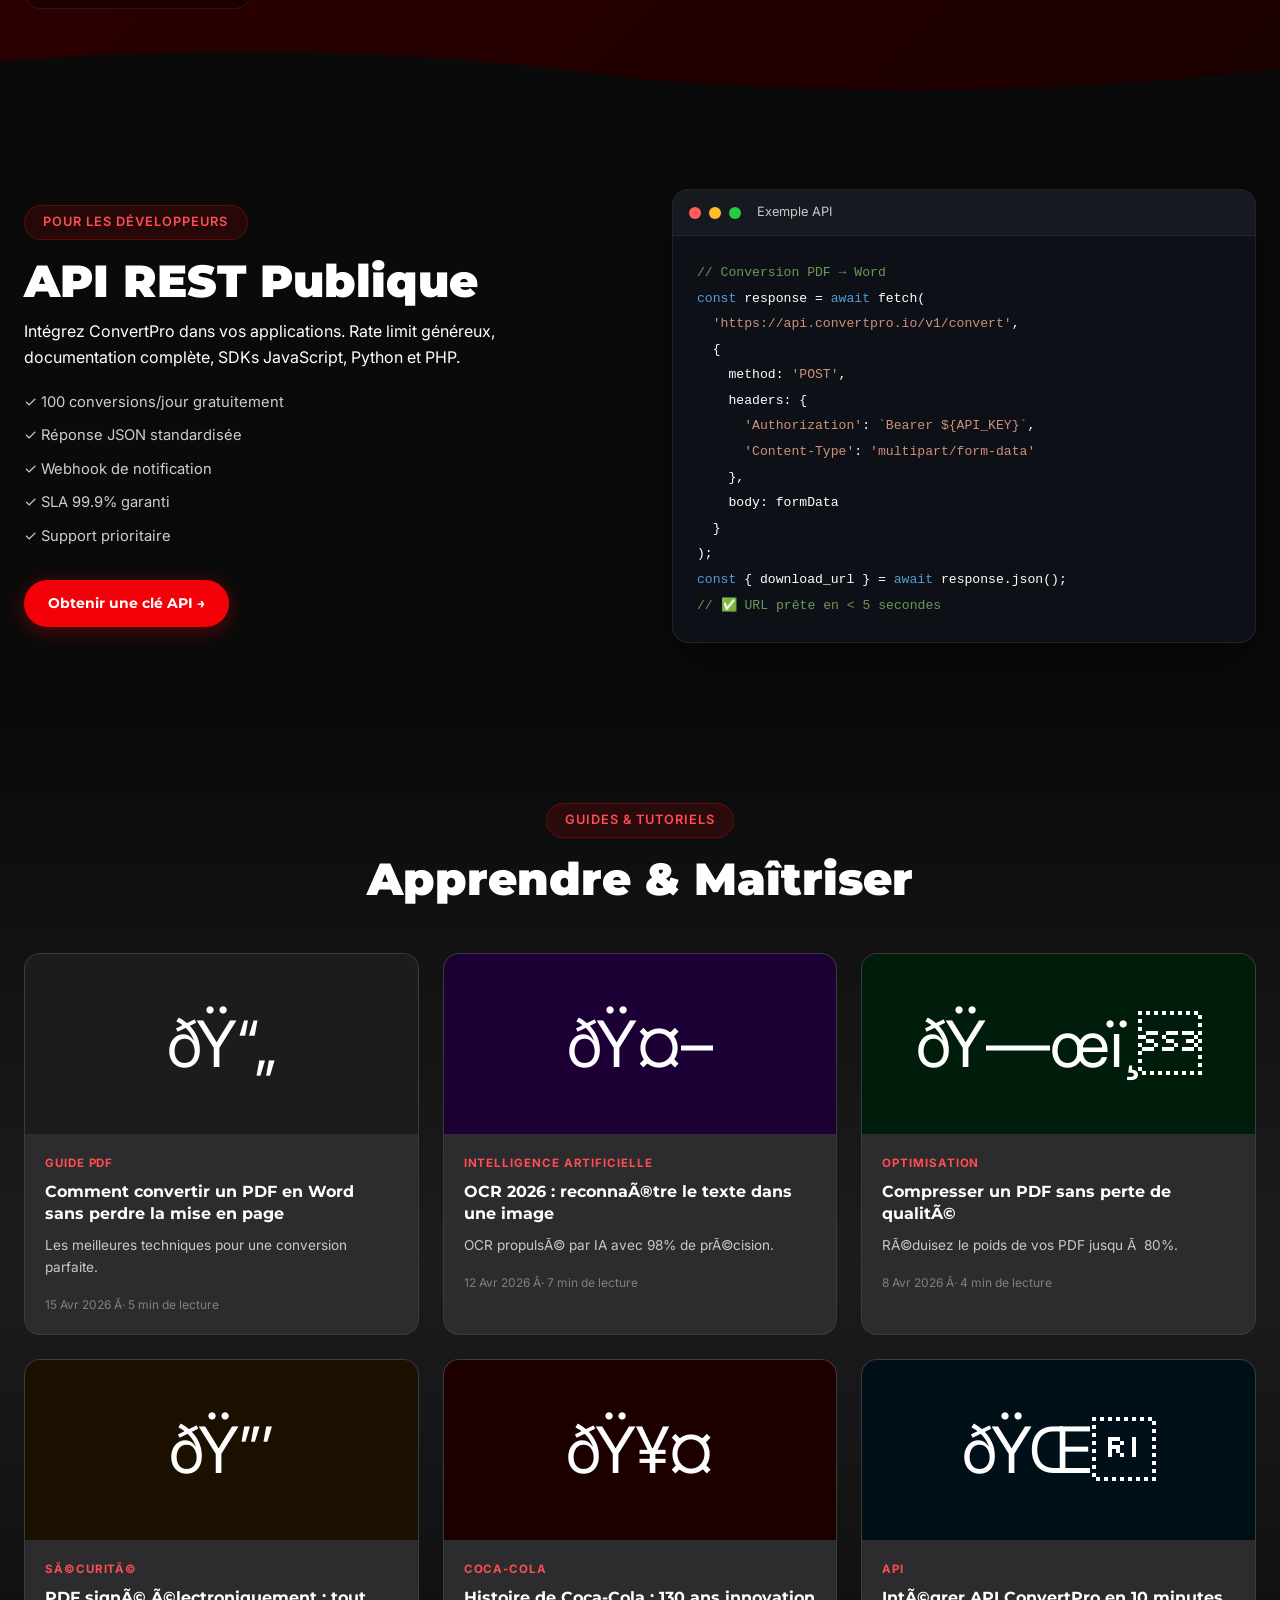
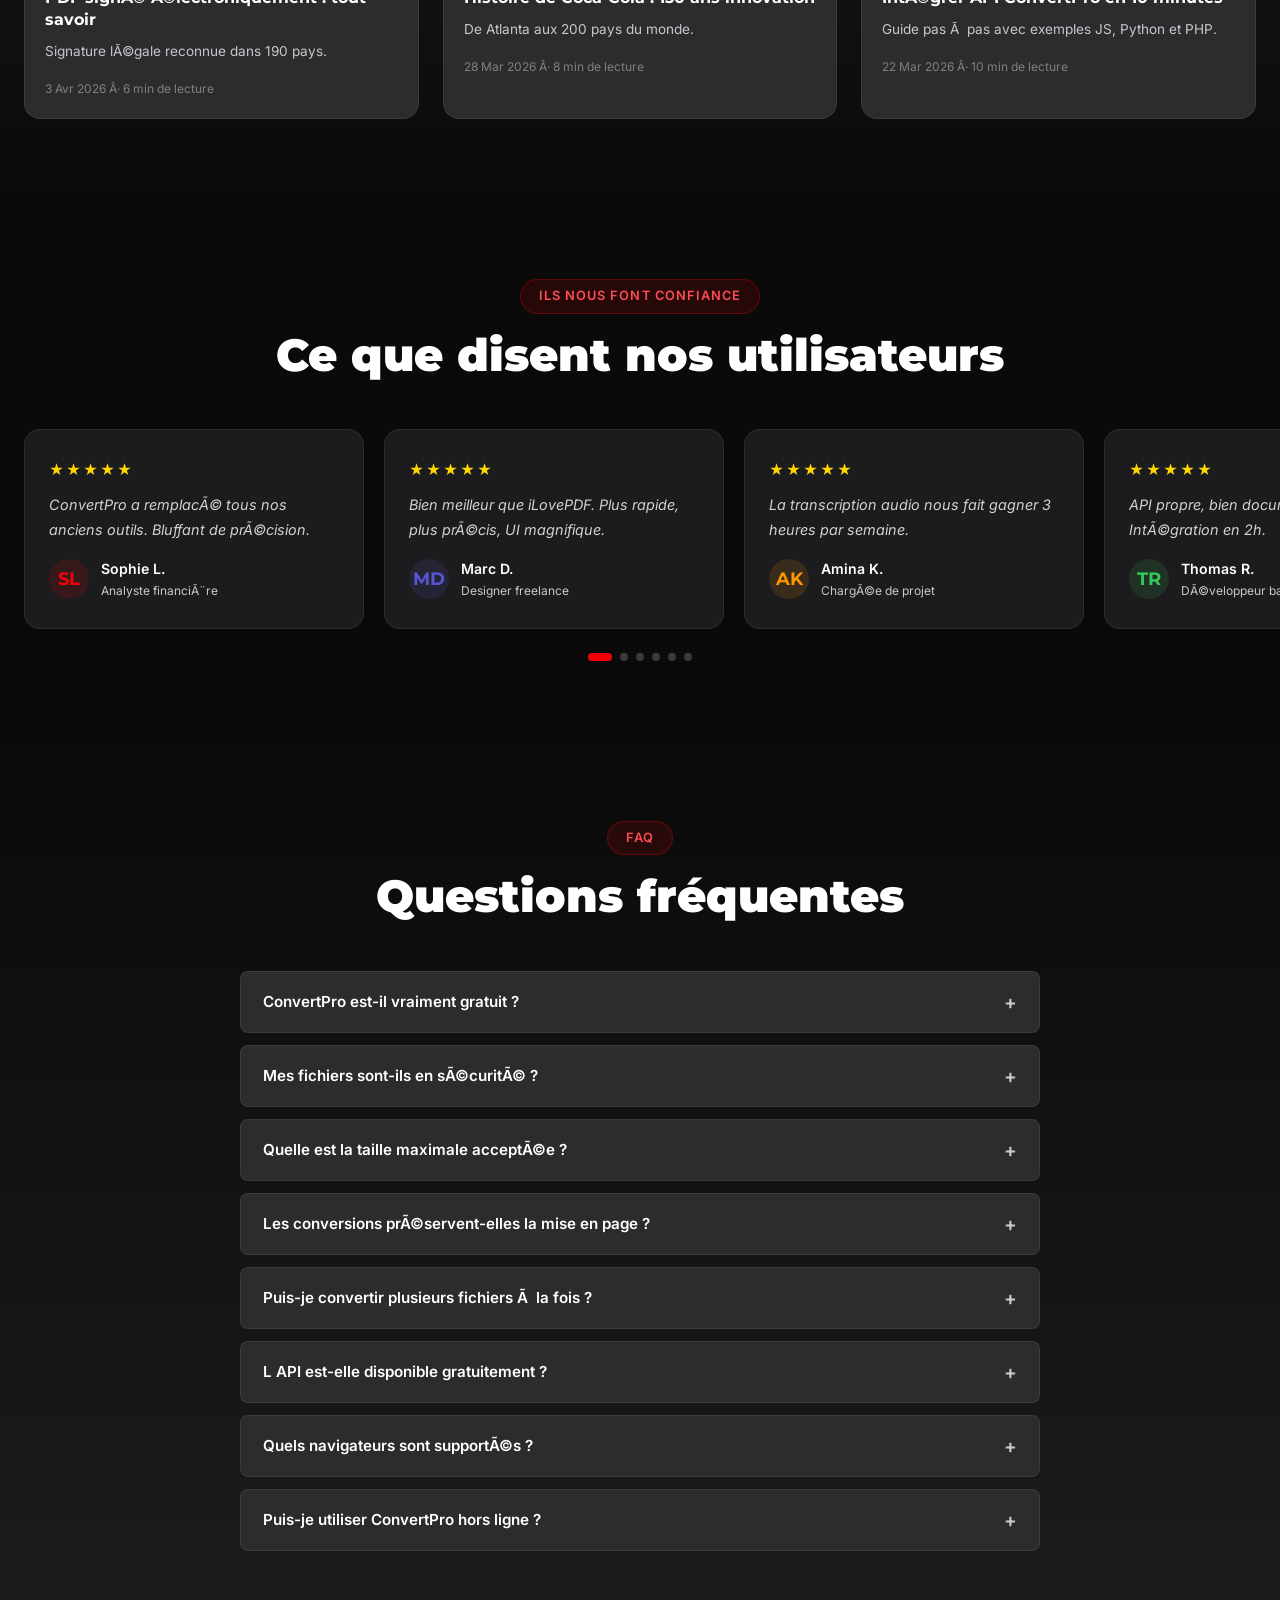
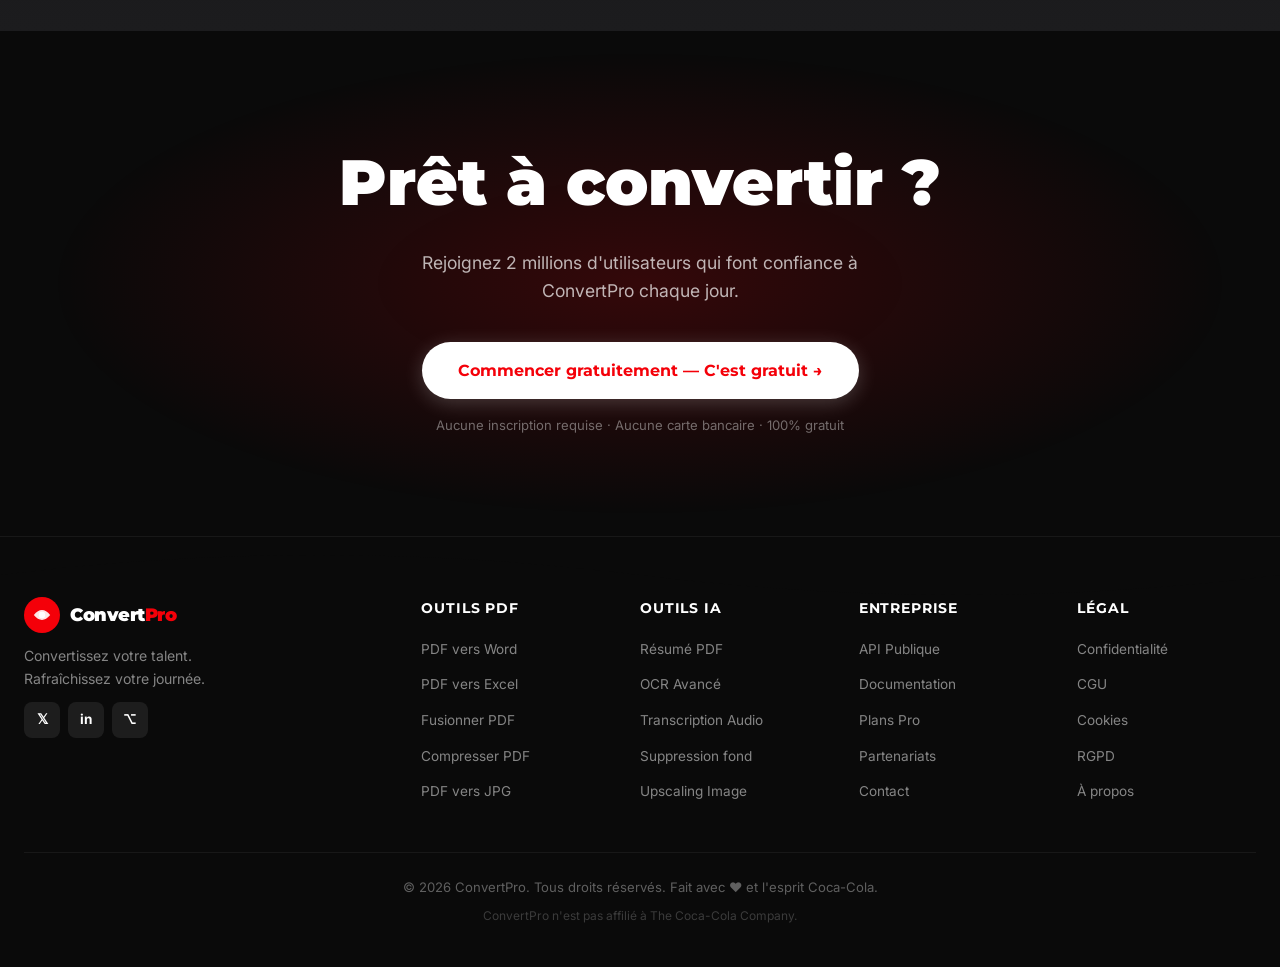
<file: index.html.html>
<!DOCTYPE html>
<html lang="fr">
<head>
  <meta charset="UTF-8" />
  <meta name="viewport" content="width=device-width, initial-scale=1.0" />
  <title>ConvertPro — Convertisseur de Fichiers Ultra-Puissant | Powered by Coca-Cola Spirit</title>
  <meta name="description" content="Convertissez PDF, Word, Excel, images et plus en quelques secondes. Gratuit, sécurisé, propulsé par l'IA. La plateforme de conversion #1.">
  <meta property="og:title" content="ConvertPro — Convertisseur de Fichiers #1">
  <meta property="og:description" content="PDF, Word, Excel, images — conversion instantanée et gratuite.">
  <meta property="og:type" content="website">
  <link rel="preconnect" href="https://fonts.googleapis.com">
  <link rel="preconnect" href="https://fonts.gstatic.com" crossorigin>
  <link href="https://fonts.googleapis.com/css2?family=Montserrat:wght@400;600;700;900&family=Inter:wght@400;500;600&family=Dancing+Script:wght@700&display=swap" rel="stylesheet">
  <link rel="stylesheet" href="style.css">
</head>
<body>

<div class="bubbles-bg" aria-hidden="true">
  <span></span><span></span><span></span><span></span><span></span>
  <span></span><span></span><span></span><span></span><span></span>
</div>

<header class="header" id="header">
  <div class="header-inner">
    <a href="#" class="logo" aria-label="ConvertPro Accueil">
      <svg class="logo-icon" viewBox="0 0 44 44" fill="none" aria-hidden="true">
        <circle cx="22" cy="22" r="22" fill="#F40009"/>
        <path d="M12 22 Q22 10 32 22 Q22 34 12 22Z" fill="white" opacity="0.9"/>
        <circle cx="22" cy="22" r="4" fill="white"/>
      </svg>
      <span class="logo-text">Convert<span class="logo-accent">Pro</span></span>
    </a>
    <nav class="nav" id="nav" aria-label="Navigation principale">
      <ul class="nav-list">
        <li><a href="#outils" class="nav-link">Outils</a></li>
        <li><a href="#ia" class="nav-link">IA <span class="badge-new">NEW</span></a></li>
        <li><a href="#coca-cola" class="nav-link">Coca-Cola</a></li>
        <li><a href="#api" class="nav-link">API</a></li>
        <li><a href="#blog" class="nav-link">Blog</a></li>
      </ul>
    </nav>
    <div class="header-actions">
      <button class="btn-lang" onclick="toggleLang()" aria-label="Changer de langue">🌍 FR</button>
      <a href="#convertir" class="btn-cta btn-cta-small">Convertir maintenant</a>
      <button class="hamburger" id="hamburger" aria-label="Menu" aria-expanded="false" onclick="toggleMenu()">
        <span></span><span></span><span></span>
      </button>
    </div>
  </div>
</header>

<div class="mobile-menu" id="mobileMenu" role="dialog" aria-modal="true" aria-label="Menu mobile">
  <button class="mobile-menu-close" onclick="toggleMenu()" aria-label="Fermer">✕</button>
  <ul>
    <li><a href="#outils" onclick="toggleMenu()">Outils</a></li>
    <li><a href="#ia" onclick="toggleMenu()">IA</a></li>
    <li><a href="#coca-cola" onclick="toggleMenu()">Coca-Cola</a></li>
    <li><a href="#api" onclick="toggleMenu()">API</a></li>
    <li><a href="#blog" onclick="toggleMenu()">Blog</a></li>
  </ul>
  <a href="#convertir" class="btn-cta" onclick="toggleMenu()">Convertir maintenant</a>
</div>
<div class="mobile-overlay" id="mobileOverlay" onclick="toggleMenu()"></div>

<section class="hero" id="home">
  <div class="hero-bg">
    <div class="hero-gradient"></div>
    <div class="hero-video-placeholder" aria-hidden="true">
      <div class="coca-wave-hero"></div>
    </div>
  </div>
  <div class="hero-content">
    <span class="hero-badge">✦ Plateforme #1 de Conversion ✦</span>
    <h1 class="hero-title">Convertissez.<br>Librement.<br><span class="hero-accent">Comme jamais.</span></h1>
    <p class="hero-subtitle">Plus de 200 outils de conversion alimentés par l'IA. PDF, Word, images, audio, vidéo — transformés en quelques secondes. Gratuit. Sécurisé. Instantané.</p>
    <div class="hero-actions">
      <a href="#convertir" class="btn-cta btn-cta-large">Commencer gratuitement →</a>
      <a href="#outils" class="btn-outline btn-outline-large">Voir tous les outils</a>
    </div>
    <div class="hero-stats">
      <div class="stat"><span class="stat-num" id="counter1">0</span><span class="stat-label">Fichiers convertis aujourd'hui</span></div>
      <div class="stat-divider" aria-hidden="true"></div>
      <div class="stat"><span class="stat-num">200+</span><span class="stat-label">Outils disponibles</span></div>
      <div class="stat-divider" aria-hidden="true"></div>
      <div class="stat"><span class="stat-num">99.9%</span><span class="stat-label">Disponibilité</span></div>
    </div>
    <div class="hero-trust">
      <span>🔒 Chiffrement AES-256</span>
      <span>⚡ Conversion &lt; 10s</span>
      <span>🗑️ Suppression auto 30min</span>
      <span>🌍 50+ langues</span>
    </div>
  </div>
  <div class="hero-scroll" aria-hidden="true">
    <div class="scroll-indicator"></div>
    <span>Défiler</span>
  </div>
</section>

<section class="converter-section" id="convertir">
  <div class="container">
    <div class="section-header">
      <h2 class="section-title">Convertir un fichier</h2>
      <p class="section-subtitle">Déposez votre fichier et choisissez le format de sortie</p>
    </div>
    <div class="converter-box">
      <div class="upload-zone" id="uploadZone" role="button" tabindex="0"
           aria-label="Zone de dépôt de fichier"
           ondrop="handleDrop(event)" ondragover="handleDragOver(event)"
           ondragleave="handleDragLeave(event)" onclick="document.getElementById('fileInput').click()"
           onkeydown="if(event.key==='Enter')document.getElementById('fileInput').click()">
        <input type="file" id="fileInput" hidden multiple
               accept=".pdf,.doc,.docx,.xls,.xlsx,.ppt,.pptx,.jpg,.jpeg,.png,.gif,.bmp,.tiff,.webp,.txt,.csv,.html,.epub,.mp3,.mp4,.wav"
               onchange="handleFileSelect(event)">
        <div class="upload-icon" aria-hidden="true">
          <svg viewBox="0 0 64 64" fill="none">
            <circle cx="32" cy="32" r="30" fill="rgba(244,0,9,0.08)" stroke="#F40009" stroke-width="2" stroke-dasharray="6 3"/>
            <path d="M32 40V24M24 32l8-8 8 8" stroke="#F40009" stroke-width="2.5" stroke-linecap="round" stroke-linejoin="round"/>
            <path d="M20 44h24" stroke="#F40009" stroke-width="2.5" stroke-linecap="round"/>
          </svg>
        </div>
        <p class="upload-text">Déposez votre fichier ici ou <span class="upload-link">cliquez pour parcourir</span></p>
        <p class="upload-hint">PDF, Word, Excel, PowerPoint, Images, Audio, Vidéo — Max 100 MB</p>
      </div>

      <div class="converter-options" id="converterOptions" hidden>
        <div class="file-info" id="fileInfo"></div>
        <div class="format-select-wrapper">
          <label for="outputFormat" class="format-label">Convertir vers :</label>
          <select id="outputFormat" class="format-select" aria-label="Format de sortie"></select>
        </div>
        <div class="quality-options">
          <span class="quality-label">Qualité :</span>
          <label class="quality-radio"><input type="radio" name="quality" value="high" checked> Haute</label>
          <label class="quality-radio"><input type="radio" name="quality" value="medium"> Moyenne</label>
          <label class="quality-radio"><input type="radio" name="quality" value="low"> Légère</label>
        </div>
        <button class="btn-cta btn-cta-large btn-convert" id="convertBtn" onclick="startConversion()">⚡ Convertir maintenant</button>
      </div>

      <div class="progress-section" id="progressSection" hidden>
        <p class="progress-status" id="progressStatus">Analyse du fichier...</p>
        <div class="progress-bar-container" role="progressbar" aria-valuemin="0" aria-valuemax="100" aria-valuenow="0" id="progressBar">
          <div class="progress-bar-fill" id="progressFill"></div>
        </div>
        <p class="progress-percent" id="progressPercent">0%</p>
      </div>

      <div class="result-section" id="resultSection" hidden>
        <div class="result-icon" aria-hidden="true">✅</div>
        <h3 class="result-title">Conversion réussie !</h3>
        <p class="result-info" id="resultInfo"></p>
        <div class="result-actions">
          <button class="btn-cta btn-cta-large" onclick="downloadResult()">⬇️ Télécharger</button>
          <button class="btn-outline" onclick="resetConverter()">Convertir un autre fichier</button>
        </div>
        <p class="result-warning">🔒 Fichier supprimé automatiquement dans <span id="countdown">30:00</span></p>
      </div>
    </div>
  </div>
</section>

<section class="catalog-section" id="outils">
  <div class="container">
    <div class="catalog-row">
      <div class="catalog-row-header">
        <h2 class="catalog-row-title">🔥 Outils Tendance</h2>
        <a href="#" class="catalog-see-all">Voir tout →</a>
      </div>
      <div class="catalog-scroll-wrapper">
        <button class="scroll-btn scroll-btn-left" onclick="scrollRow(this,-1)" aria-label="Défiler à gauche">‹</button>
        <div class="catalog-cards" id="row-trending"></div>
        <button class="scroll-btn scroll-btn-right" onclick="scrollRow(this,1)" aria-label="Défiler à droite">›</button>
      </div>
    </div>
    <div class="catalog-row">
      <div class="catalog-row-header">
        <h2 class="catalog-row-title">📄 Tout sur le PDF</h2>
        <a href="#" class="catalog-see-all">Voir tout →</a>
      </div>
      <div class="catalog-scroll-wrapper">
        <button class="scroll-btn scroll-btn-left" onclick="scrollRow(this,-1)" aria-label="Défiler à gauche">‹</button>
        <div class="catalog-cards" id="row-pdf"></div>
        <button class="scroll-btn scroll-btn-right" onclick="scrollRow(this,1)" aria-label="Défiler à droite">›</button>
      </div>
    </div>
    <div class="catalog-row" id="ia">
      <div class="catalog-row-header">
        <h2 class="catalog-row-title">🤖 Propulsés par l'IA <span class="badge-new">NEW</span></h2>
        <a href="#" class="catalog-see-all">Voir tout →</a>
      </div>
      <div class="catalog-scroll-wrapper">
        <button class="scroll-btn scroll-btn-left" onclick="scrollRow(this,-1)" aria-label="Défiler à gauche">‹</button>
        <div class="catalog-cards" id="row-ai"></div>
        <button class="scroll-btn scroll-btn-right" onclick="scrollRow(this,1)" aria-label="Défiler à droite">›</button>
      </div>
    </div>
    <div class="catalog-row">
      <div class="catalog-row-header">
        <h2 class="catalog-row-title">🖼️ Images & Médias</h2>
        <a href="#" class="catalog-see-all">Voir tout →</a>
      </div>
      <div class="catalog-scroll-wrapper">
        <button class="scroll-btn scroll-btn-left" onclick="scrollRow(this,-1)" aria-label="Défiler à gauche">‹</button>
        <div class="catalog-cards" id="row-media"></div>
        <button class="scroll-btn scroll-btn-right" onclick="scrollRow(this,1)" aria-label="Défiler à droite">›</button>
      </div>
    </div>
  </div>
</section>

<section class="features-section">
  <div class="container">
    <div class="section-header">
      <span class="section-tag">Pourquoi ConvertPro ?</span>
      <h2 class="section-title">Tout ce que les autres n'ont pas</h2>
    </div>
    <div class="features-grid">
      <div class="feature-card"><div class="feature-icon">⚡</div><h3 class="feature-title">Conversion Ultra-Rapide</h3><p class="feature-desc">Traitement parallèle multi-thread. La plupart des fichiers convertis en moins de 10 secondes.</p></div>
      <div class="feature-card"><div class="feature-icon">🤖</div><h3 class="feature-title">IA Intégrée</h3><p class="feature-desc">Résumé automatique, extraction de données, OCR 50+ langues, transcription audio/vidéo.</p></div>
      <div class="feature-card"><div class="feature-icon">🔒</div><h3 class="feature-title">Sécurité Maximale</h3><p class="feature-desc">Chiffrement AES-256, suppression auto après 30 min, aucun stockage permanent de vos données.</p></div>
      <div class="feature-card"><div class="feature-icon">🌍</div><h3 class="feature-title">200+ Formats</h3><p class="feature-desc">PDF, Office, images, audio, vidéo, code, ebooks — tous les formats du marché couverts.</p></div>
      <div class="feature-card"><div class="feature-icon">📦</div><h3 class="feature-title">Traitement en Masse</h3><p class="feature-desc">Convertissez jusqu'à 50 fichiers simultanément. Idéal pour les professionnels.</p></div>
      <div class="feature-card"><div class="feature-icon">🔌</div><h3 class="feature-title">API Publique</h3><p class="feature-desc">Intégrez nos outils dans vos apps. Documentation complète, SDKs disponibles.</p></div>
    </div>
  </div>
</section>

<section class="coca-section" id="coca-cola">
  <div class="coca-bg" aria-hidden="true">
    <div class="coca-wave-top"></div>
    <div class="coca-wave-bottom"></div>
  </div>
  <div class="container">
    <div class="coca-content">
      <div class="coca-text">
        <span class="coca-tag">Univers Coca-Cola</span>
        <h2 class="coca-title">L'esprit Coca-Cola<br>dans chaque conversion</h2>
        <p class="coca-quote">"Aussi simple que d'ouvrir un Coca-Cola.<br>Aussi puissant que l'imagination."</p>
        <p class="coca-desc">Depuis 1886, Coca-Cola rafraîchit le monde. Depuis 2026, ConvertPro transforme vos fichiers avec le même esprit : innovation, joie, et excellence.</p>
        <div class="coca-btns">
          <a href="#coca-histoire" class="btn-white">Découvrir l'histoire →</a>
          <a href="#coca-galerie" class="btn-coca-outline">Voir la galerie</a>
        </div>
        <div class="coca-slogans">
          <span>"Taste the Feeling"</span>
          <span>"Open Happiness"</span>
          <span>"Always Coca-Cola"</span>
        </div>
      </div>
      <div class="coca-visual" aria-hidden="true">
        <div class="coca-bottle-wrap">
          <div class="coca-bottle">
            <div class="coca-bottle-body">
              <div class="coca-bottle-label"><span class="coca-script">Coca-Cola</span></div>
              <div class="coca-bottle-bubbles">
                <span></span><span></span><span></span><span></span><span></span><span></span>
              </div>
            </div>
          </div>
          <div class="coca-glow"></div>
        </div>
      </div>
    </div>

    <div class="coca-tabs">
      <div class="coca-tab-nav" role="tablist">
        <button class="coca-tab-btn active" role="tab" aria-selected="true" onclick="showCocaTab('histoire',this)">Histoire</button>
        <button class="coca-tab-btn" role="tab" aria-selected="false" onclick="showCocaTab('campagnes',this)">Campagnes</button>
        <button class="coca-tab-btn" role="tab" aria-selected="false" onclick="showCocaTab('monde',this)">Dans le Monde</button>
        <button class="coca-tab-btn" role="tab" aria-selected="false" onclick="showCocaTab('jeu',this)">Mini-Jeu</button>
      </div>

      <div class="coca-tab-content active" id="coca-tab-histoire" role="tabpanel">
        <div class="timeline">
          <div class="timeline-item"><span class="timeline-year">1886</span><div class="timeline-body"><h4>La naissance</h4><p>John Pemberton invente Coca-Cola à Atlanta, vendu pour 5 cents le verre.</p></div></div>
          <div class="timeline-item"><span class="timeline-year">1915</span><div class="timeline-body"><h4>La bouteille contour</h4><p>La bouteille iconique est conçue — reconnaissable même dans le noir.</p></div></div>
          <div class="timeline-item"><span class="timeline-year">1931</span><div class="timeline-body"><h4>Le Père Noël rouge</h4><p>Coca-Cola popularise l'image moderne du Père Noël en rouge et blanc.</p></div></div>
          <div class="timeline-item"><span class="timeline-year">1993</span><div class="timeline-body"><h4>"Always Coca-Cola"</h4><p>La campagne publicitaire la plus mémorable de la décennie.</p></div></div>
          <div class="timeline-item"><span class="timeline-year">2011</span><div class="timeline-body"><h4>"Share a Coke"</h4><p>Les prénoms sur les bouteilles — un phénomène mondial viral.</p></div></div>
          <div class="timeline-item"><span class="timeline-year">2026</span><div class="timeline-body"><h4>ConvertPro × Coca-Cola</h4><p>L'esprit Coca-Cola rencontre la puissance de la conversion de fichiers.</p></div></div>
        </div>
      </div>

      <div class="coca-tab-content" id="coca-tab-campagnes" role="tabpanel">
        <div class="campagnes-grid">
          <div class="campagne-card"><div class="campagne-year">1993</div><h4>Always Coca-Cola</h4><p>La campagne qui a défini une décennie entière.</p></div>
          <div class="campagne-card"><div class="campagne-year">1995</div><h4>Holidays Are Coming</h4><p>Les camions lumineux qui annoncent Noël depuis 30 ans.</p></div>
          <div class="campagne-card"><div class="campagne-year">2009</div><h4>Open Happiness</h4><p>Ouvrir une bouteille, ouvrir le bonheur.</p></div>
          <div class="campagne-card"><div class="campagne-year">2011</div><h4>Share a Coke</h4><p>Votre prénom sur une bouteille. Révolution mondiale.</p></div>
          <div class="campagne-card"><div class="campagne-year">2016</div><h4>Taste the Feeling</h4><p>Chaque gorgée, une émotion. Slogan toujours actuel.</p></div>
          <div class="campagne-card"><div class="campagne-year">2023</div><h4>Be a Maker</h4><p>Créer avec passion — l'esprit de ConvertPro.</p></div>
        </div>
      </div>

      <div class="coca-tab-content" id="coca-tab-monde" role="tabpanel">
        <div class="monde-grid">
          <div class="monde-item" onclick="showCountry('france')"><span class="monde-flag">🇫🇷</span><span>France</span></div>
          <div class="monde-item" onclick="showCountry('usa')"><span class="monde-flag">🇺🇸</span><span>États-Unis</span></div>
          <div class="monde-item" onclick="showCountry('japon')"><span class="monde-flag">🇯🇵</span><span>Japon</span></div>
          <div class="monde-item" onclick="showCountry('mexique')"><span class="monde-flag">🇲🇽</span><span>Mexique</span></div>
          <div class="monde-item" onclick="showCountry('inde')"><span class="monde-flag">🇮🇳</span><span>Inde</span></div>
          <div class="monde-item" onclick="showCountry('bresil')"><span class="monde-flag">🇧🇷</span><span>Brésil</span></div>
          <div class="monde-item" onclick="showCountry('australie')"><span class="monde-flag">🇦🇺</span><span>Australie</span></div>
          <div class="monde-item" onclick="showCountry('maroc')"><span class="monde-flag">🇲🇦</span><span>Maroc</span></div>
        </div>
        <div class="country-detail" id="countryDetail" hidden>
          <h4 id="countryName"></h4>
          <p id="countryInfo"></p>
        </div>
      </div>

      <div class="coca-tab-content" id="coca-tab-jeu" role="tabpanel">
        <div class="game-container">
          <h3 class="game-title">Attrapez les bouteilles ! 🎮</h3>
          <div class="game-stats">
            <span>Score : <strong id="gameScore">0</strong></span>
            <span>Temps : <strong id="gameTime">30</strong>s</span>
            <span>Record : <strong id="gameRecord">0</strong></span>
          </div>
          <div class="game-board" id="gameBoard" role="region" aria-label="Jeu Coca-Cola">
            <div class="game-start" id="gameStart">
              <p>🥤 Attrapez un maximum de bouteilles Coca-Cola !</p>
              <button class="btn-cta" onclick="startGame()">Jouer</button>
            </div>
          </div>
          <div class="game-badge" id="gameBadge" hidden><span>🏆 Coca-Cola Superfan</span></div>
        </div>
      </div>
    </div>
  </div>
</section>

<section class="api-section" id="api">
  <div class="container">
    <div class="api-grid">
      <div class="api-text">
        <span class="section-tag">Pour les développeurs</span>
        <h2 class="section-title">API REST Publique</h2>
        <p>Intégrez ConvertPro dans vos applications. Rate limit généreux, documentation complète, SDKs JavaScript, Python et PHP.</p>
        <ul class="api-features">
          <li>✓ 100 conversions/jour gratuitement</li>
          <li>✓ Réponse JSON standardisée</li>
          <li>✓ Webhook de notification</li>
          <li>✓ SLA 99.9% garanti</li>
          <li>✓ Support prioritaire</li>
        </ul>
        <a href="#" class="btn-cta">Obtenir une clé API →</a>
      </div>
      <div class="api-code">
        <div class="code-window">
          <div class="code-header">
            <span class="code-dot red"></span>
            <span class="code-dot yellow"></span>
            <span class="code-dot green"></span>
            <span class="code-title">Exemple API</span>
          </div>
          <pre class="code-body"><code><span class="code-comment">// Conversion PDF → Word</span>
<span class="code-keyword">const</span> response = <span class="code-keyword">await</span> fetch(
  <span class="code-string">'https://api.convertpro.io/v1/convert'</span>,
  {
    method: <span class="code-string">'POST'</span>,
    headers: {
      <span class="code-string">'Authorization'</span>: <span class="code-string">`Bearer ${API_KEY}`</span>,
      <span class="code-string">'Content-Type'</span>: <span class="code-string">'multipart/form-data'</span>
    },
    body: formData
  }
);
<span class="code-keyword">const</span> { download_url } = <span class="code-keyword">await</span> response.json();
<span class="code-comment">// ✅ URL prête en &lt; 5 secondes</span></code></pre>
        </div>
      </div>
    </div>
  </div>
</section>

<section class="blog-section" id="blog">
  <div class="container">
    <div class="section-header">
      <span class="section-tag">Guides & Tutoriels</span>
      <h2 class="section-title">Apprendre & Maîtriser</h2>
    </div>
    <div class="blog-grid" id="blogGrid"></div>
  </div>
</section>

<section class="testimonials-section">
  <div class="container">
    <div class="section-header">
      <span class="section-tag">Ils nous font confiance</span>
      <h2 class="section-title">Ce que disent nos utilisateurs</h2>
    </div>
    <div class="testimonials-track" id="testimonialsTrack"></div>
    <div class="testimonials-dots" id="testimonialsDots" role="tablist"></div>
  </div>
</section>

<section class="faq-section">
  <div class="container">
    <div class="section-header">
      <span class="section-tag">FAQ</span>
      <h2 class="section-title">Questions fréquentes</h2>
    </div>
    <div class="faq-list" id="faqList"></div>
  </div>
</section>

<section class="cta-final">
  <div class="cta-bg" aria-hidden="true"></div>
  <div class="container">
    <div class="cta-content">
      <h2 class="cta-title">Prêt à convertir ?</h2>
      <p class="cta-subtitle">Rejoignez 2 millions d'utilisateurs qui font confiance à ConvertPro chaque jour.</p>
      <a href="#convertir" class="btn-cta btn-cta-large btn-cta-white">Commencer gratuitement — C'est gratuit →</a>
      <p class="cta-note">Aucune inscription requise · Aucune carte bancaire · 100% gratuit</p>
    </div>
  </div>
</section>

<footer class="footer">
  <div class="footer-wave" aria-hidden="true">
    <svg viewBox="0 0 1440 60" preserveAspectRatio="none">
      <path d="M0,40 Q360,0 720,40 Q1080,80 1440,40 L1440,60 L0,60 Z" fill="#0A0A0A"/>
    </svg>
  </div>
  <div class="container">
    <div class="footer-grid">
      <div class="footer-brand">
        <a href="#" class="logo footer-logo">
          <svg class="logo-icon" viewBox="0 0 44 44" fill="none">
            <circle cx="22" cy="22" r="22" fill="#F40009"/>
            <path d="M12 22 Q22 10 32 22 Q22 34 12 22Z" fill="white" opacity="0.9"/>
            <circle cx="22" cy="22" r="4" fill="white"/>
          </svg>
          <span class="logo-text">Convert<span class="logo-accent">Pro</span></span>
        </a>
        <p class="footer-tagline">Convertissez votre talent.<br>Rafraîchissez votre journée.</p>
        <div class="footer-social">
          <a href="#" aria-label="Twitter" class="social-btn">𝕏</a>
          <a href="#" aria-label="LinkedIn" class="social-btn">in</a>
          <a href="#" aria-label="GitHub" class="social-btn">⌥</a>
        </div>
      </div>
      <div class="footer-col"><h4>Outils PDF</h4><ul><li><a href="#">PDF vers Word</a></li><li><a href="#">PDF vers Excel</a></li><li><a href="#">Fusionner PDF</a></li><li><a href="#">Compresser PDF</a></li><li><a href="#">PDF vers JPG</a></li></ul></div>
      <div class="footer-col"><h4>Outils IA</h4><ul><li><a href="#">Résumé PDF</a></li><li><a href="#">OCR Avancé</a></li><li><a href="#">Transcription Audio</a></li><li><a href="#">Suppression fond</a></li><li><a href="#">Upscaling Image</a></li></ul></div>
      <div class="footer-col"><h4>Entreprise</h4><ul><li><a href="#">API Publique</a></li><li><a href="#">Documentation</a></li><li><a href="#">Plans Pro</a></li><li><a href="#">Partenariats</a></li><li><a href="#">Contact</a></li></ul></div>
      <div class="footer-col"><h4>Légal</h4><ul><li><a href="#">Confidentialité</a></li><li><a href="#">CGU</a></li><li><a href="#">Cookies</a></li><li><a href="#">RGPD</a></li><li><a href="#">À propos</a></li></ul></div>
    </div>
    <div class="footer-bottom">
      <p>© 2026 ConvertPro. Tous droits réservés. Fait avec ❤️ et l'esprit Coca-Cola.</p>
      <p class="footer-disclaimer">ConvertPro n'est pas affilié à The Coca-Cola Company.</p>
    </div>
  </div>
</footer>

<div class="cookie-banner" id="cookieBanner" role="dialog" aria-label="Gestion des cookies">
  <p>🍪 Nous utilisons des cookies pour améliorer votre expérience. <a href="#">En savoir plus</a></p>
  <div class="cookie-btns">
    <button class="btn-cta" onclick="acceptCookies()">Accepter</button>
    <button class="btn-outline" onclick="declineCookies()">Refuser</button>
  </div>
</div>

<button class="back-to-top" id="backToTop" onclick="scrollToTop()" aria-label="Retour en haut">↑</button>

<script src="app.js"></script>
</body>
</html>
</file>
<file: style.css>
:root {
  --red:#F40009; --red-dark:#B20007; --red-light:#FF4D52;
  --black:#0A0A0A; --dark:#1C1C1E; --dark2:#2C2C2E;
  --gray:#3A3A3C; --silver:#C8C8CC; --white:#FFFFFF; --off-white:#F9F9F9;
  --font-main:'Montserrat',sans-serif; --font-body:'Inter',sans-serif; --font-script:'Dancing Script',cursive;
  --radius-sm:8px; --radius-md:16px; --radius-lg:24px; --radius-xl:40px;
  --shadow-sm:0 2px 12px rgba(0,0,0,0.3); --shadow-md:0 8px 32px rgba(0,0,0,0.4);
  --shadow-lg:0 20px 60px rgba(0,0,0,0.5); --shadow-red:0 0 30px rgba(244,0,9,0.35);
  --transition:250ms cubic-bezier(0.4,0,0.2,1); --transition-slow:500ms cubic-bezier(0.4,0,0.2,1);
}
*,*::before,*::after{box-sizing:border-box;margin:0;padding:0}
html{scroll-behavior:smooth;font-size:16px}
body{font-family:var(--font-body);background:var(--black);color:var(--white);line-height:1.6;overflow-x:hidden;-webkit-font-smoothing:antialiased}
a{color:inherit;text-decoration:none} ul{list-style:none} img{max-width:100%;display:block}
button{cursor:pointer;border:none;background:none;font-family:inherit}
input,select,textarea{font-family:inherit}
::-webkit-scrollbar{width:6px;height:6px} ::-webkit-scrollbar-track{background:var(--dark)} ::-webkit-scrollbar-thumb{background:var(--red);border-radius:3px}
::selection{background:var(--red);color:var(--white)}
.container{width:100%;max-width:1280px;margin:0 auto;padding:0 24px}
section{position:relative}
.section-header{text-align:center;margin-bottom:48px}
.section-tag{display:inline-block;background:rgba(244,0,9,0.12);color:var(--red-light);border:1px solid rgba(244,0,9,0.3);border-radius:var(--radius-xl);padding:6px 18px;font-size:0.8rem;font-weight:600;letter-spacing:0.08em;text-transform:uppercase;margin-bottom:16px}
.section-title{font-family:var(--font-main);font-size:clamp(1.8rem,4vw,2.8rem);font-weight:900;line-height:1.15;margin-bottom:12px}
.section-subtitle{color:var(--silver);font-size:1.05rem;max-width:560px;margin:0 auto}
.btn-cta{display:inline-flex;align-items:center;gap:8px;background:var(--red);color:var(--white);font-family:var(--font-main);font-weight:700;font-size:0.9rem;padding:12px 24px;border-radius:var(--radius-xl);transition:var(--transition);white-space:nowrap;box-shadow:0 4px 20px rgba(244,0,9,0.35)}
.btn-cta:hover{background:var(--red-dark);transform:translateY(-2px);box-shadow:0 8px 28px rgba(244,0,9,0.5)}
.btn-cta:active{transform:translateY(0)}
.btn-cta-small{padding:10px 20px;font-size:0.85rem} .btn-cta-large{padding:16px 36px;font-size:1rem}
.btn-cta-white{background:var(--white);color:var(--red);box-shadow:0 4px 20px rgba(255,255,255,0.2)}
.btn-cta-white:hover{background:var(--off-white);box-shadow:0 8px 28px rgba(255,255,255,0.3)}
.btn-outline{display:inline-flex;align-items:center;gap:8px;background:transparent;color:var(--white);font-family:var(--font-main);font-weight:600;font-size:0.9rem;padding:12px 24px;border:1.5px solid rgba(255,255,255,0.3);border-radius:var(--radius-xl);transition:var(--transition);white-space:nowrap}
.btn-outline:hover{border-color:var(--white);background:rgba(255,255,255,0.08)}
.btn-outline-large{padding:16px 36px;font-size:1rem}
.btn-white{display:inline-flex;align-items:center;background:var(--white);color:var(--red);font-family:var(--font-main);font-weight:700;padding:12px 28px;border-radius:var(--radius-xl);transition:var(--transition)}
.btn-white:hover{background:var(--off-white);transform:translateY(-2px)}
.btn-coca-outline{display:inline-flex;align-items:center;background:transparent;color:var(--white);border:2px solid rgba(255,255,255,0.5);font-family:var(--font-main);font-weight:600;padding:12px 28px;border-radius:var(--radius-xl);transition:var(--transition)}
.btn-coca-outline:hover{border-color:var(--white);background:rgba(255,255,255,0.1)}
.badge-new{display:inline-block;background:var(--red);color:var(--white);font-size:0.6rem;font-weight:700;padding:2px 7px;border-radius:4px;vertical-align:middle;margin-left:6px;letter-spacing:0.05em}
.bubbles-bg{position:fixed;top:0;left:0;width:100%;height:100%;pointer-events:none;z-index:0;overflow:hidden}
.bubbles-bg span{position:absolute;bottom:-80px;width:20px;height:20px;border-radius:50%;background:rgba(244,0,9,0.04);animation:bubbleRise linear infinite}
.bubbles-bg span:nth-child(1){left:5%;width:14px;height:14px;animation-duration:12s;animation-delay:0s}
.bubbles-bg span:nth-child(2){left:15%;width:22px;height:22px;animation-duration:16s;animation-delay:2s}
.bubbles-bg span:nth-child(3){left:25%;width:10px;height:10px;animation-duration:10s;animation-delay:4s}
.bubbles-bg span:nth-child(4){left:35%;width:18px;height:18px;animation-duration:14s;animation-delay:1s}
.bubbles-bg span:nth-child(5){left:50%;width:26px;height:26px;animation-duration:18s;animation-delay:3s}
.bubbles-bg span:nth-child(6){left:60%;width:12px;height:12px;animation-duration:11s;animation-delay:5s}
.bubbles-bg span:nth-child(7){left:70%;width:20px;height:20px;animation-duration:15s;animation-delay:0.5s}
.bubbles-bg span:nth-child(8){left:80%;width:16px;height:16px;animation-duration:13s;animation-delay:2.5s}
.bubbles-bg span:nth-child(9){left:90%;width:24px;height:24px;animation-duration:17s;animation-delay:4.5s}
.bubbles-bg span:nth-child(10){left:45%;width:8px;height:8px;animation-duration:9s;animation-delay:6s}
@keyframes bubbleRise{0%{transform:translateY(0) scale(1);opacity:0}10%{opacity:1}90%{opacity:0.6}100%{transform:translateY(-110vh) scale(1.2);opacity:0}}
.header{position:fixed;top:0;left:0;right:0;z-index:1000;height:70px;background:rgba(10,10,10,0.92);backdrop-filter:blur(20px);-webkit-backdrop-filter:blur(20px);border-bottom:1px solid rgba(255,255,255,0.06);transition:height var(--transition)}
.header.scrolled{height:56px}
.header-inner{max-width:1280px;margin:0 auto;padding:0 24px;height:100%;display:flex;align-items:center;justify-content:space-between;gap:24px}
.logo{display:flex;align-items:center;gap:10px;flex-shrink:0}
.logo-icon{width:36px;height:36px}
.logo-text{font-family:var(--font-main);font-weight:900;font-size:1.3rem;letter-spacing:-0.5px;color:var(--white)}
.logo-accent{color:var(--red)}
.footer-logo .logo-text{font-size:1.1rem}
.nav-list{display:flex;align-items:center;gap:4px}
.nav-link{display:flex;align-items:center;padding:8px 14px;border-radius:var(--radius-sm);font-size:0.9rem;font-weight:500;color:rgba(255,255,255,0.8);transition:var(--transition)}
.nav-link:hover{color:var(--white);background:rgba(255,255,255,0.08)}
.header-actions{display:flex;align-items:center;gap:12px}
.btn-lang{background:rgba(255,255,255,0.08);color:var(--white);padding:8px 14px;border-radius:var(--radius-sm);font-size:0.85rem;font-weight:500;transition:var(--transition)}
.btn-lang:hover{background:rgba(255,255,255,0.15)}
.hamburger{display:none;flex-direction:column;gap:5px;padding:8px;border-radius:var(--radius-sm)}
.hamburger span{width:22px;height:2px;background:var(--white);border-radius:2px;transition:var(--transition);display:block}
.hamburger.open span:nth-child(1){transform:translateY(7px) rotate(45deg)}
.hamburger.open span:nth-child(2){opacity:0}
.hamburger.open span:nth-child(3){transform:translateY(-7px) rotate(-45deg)}
.mobile-menu{position:fixed;top:0;right:-100%;width:min(320px,85vw);height:100vh;background:var(--dark);z-index:1001;padding:80px 32px 40px;display:flex;flex-direction:column;gap:8px;transition:right var(--transition-slow);box-shadow:var(--shadow-lg)}
.mobile-menu.open{right:0}
.mobile-menu ul{display:flex;flex-direction:column;gap:4px}
.mobile-menu a{display:block;padding:14px 16px;font-size:1.05rem;font-weight:600;border-radius:var(--radius-sm);transition:var(--transition)}
.mobile-menu a:hover{background:rgba(255,255,255,0.08);color:var(--red-light)}
.mobile-menu .btn-cta{margin-top:24px;justify-content:center}
.mobile-menu-close{position:absolute;top:20px;right:20px;color:var(--silver);font-size:1.4rem;padding:8px;border-radius:50%;width:40px;height:40px;display:flex;align-items:center;justify-content:center;transition:var(--transition)}
.mobile-menu-close:hover{background:rgba(255,255,255,0.1);color:var(--white)}
.mobile-overlay{display:none;position:fixed;inset:0;background:rgba(0,0,0,0.6);z-index:1000;backdrop-filter:blur(4px)}
.mobile-overlay.open{display:block}
.hero{position:relative;min-height:100vh;display:flex;align-items:center;justify-content:center;overflow:hidden;padding:100px 24px 60px}
.hero-bg{position:absolute;inset:0;z-index:0}
.hero-gradient{position:absolute;inset:0;background:linear-gradient(135deg,rgba(10,10,10,0.97) 0%,rgba(28,0,0,0.85) 40%,rgba(10,10,10,0.95) 100%);z-index:1}
.hero-video-placeholder{position:absolute;inset:0;background:radial-gradient(ellipse at 70% 50%,rgba(244,0,9,0.15) 0%,transparent 70%)}
.coca-wave-hero{position:absolute;bottom:0;left:0;right:0;height:200px;background:url("data:image/svg+xml,%3Csvg viewBox='0 0 1440 200' xmlns='http://www.w3.org/2000/svg'%3E%3Cpath d='M0,100 Q360,20 720,100 Q1080,180 1440,100 L1440,200 L0,200 Z' fill='rgba(244,0,9,0.04)'/%3E%3C/svg%3E") no-repeat bottom;background-size:cover;animation:waveMove 8s ease-in-out infinite}
@keyframes waveMove{0%,100%{transform:translateX(0)}50%{transform:translateX(-20px)}}
.hero-content{position:relative;z-index:2;max-width:760px;text-align:center}
.hero-badge{display:inline-block;background:rgba(244,0,9,0.12);color:var(--red-light);border:1px solid rgba(244,0,9,0.4);border-radius:var(--radius-xl);padding:8px 22px;font-size:0.78rem;font-weight:700;letter-spacing:0.1em;text-transform:uppercase;margin-bottom:24px;animation:fadeInDown 0.8s ease both}
.hero-title{font-family:var(--font-main);font-size:clamp(2.8rem,7vw,5.5rem);font-weight:900;line-height:1.05;margin-bottom:24px;animation:fadeInUp 0.9s ease 0.1s both}
.hero-accent{color:var(--red)}
.hero-subtitle{font-size:clamp(1rem,2vw,1.2rem);color:rgba(255,255,255,0.75);max-width:560px;margin:0 auto 36px;animation:fadeInUp 1s ease 0.2s both}
.hero-actions{display:flex;gap:16px;justify-content:center;flex-wrap:wrap;margin-bottom:48px;animation:fadeInUp 1s ease 0.3s both}
.hero-stats{display:flex;align-items:center;justify-content:center;gap:32px;flex-wrap:wrap;margin-bottom:24px;animation:fadeInUp 1s ease 0.4s both}
.stat{text-align:center}
.stat-num{display:block;font-family:var(--font-main);font-size:2rem;font-weight:900;color:var(--white)}
.stat-label{font-size:0.78rem;color:var(--silver)}
.stat-divider{width:1px;height:40px;background:rgba(255,255,255,0.15)}
.hero-trust{display:flex;justify-content:center;gap:20px;flex-wrap:wrap;font-size:0.8rem;color:rgba(255,255,255,0.55);animation:fadeInUp 1s ease 0.5s both}
.hero-scroll{position:absolute;bottom:32px;left:50%;transform:translateX(-50%);display:flex;flex-direction:column;align-items:center;gap:8px;color:rgba(255,255,255,0.4);font-size:0.75rem;z-index:2}
.scroll-indicator{width:1px;height:40px;background:linear-gradient(to bottom,var(--red),transparent);animation:scrollPulse 2s ease-in-out infinite}
@keyframes scrollPulse{0%,100%{opacity:0.4}50%{opacity:1}}
.converter-section{padding:80px 0;background:linear-gradient(180deg,var(--black) 0%,var(--dark) 50%,var(--black) 100%);position:relative;z-index:1}
.converter-box{background:var(--dark);border:1px solid rgba(255,255,255,0.08);border-radius:var(--radius-lg);padding:48px;max-width:720px;margin:0 auto;box-shadow:var(--shadow-lg)}
.upload-zone{border:2px dashed rgba(244,0,9,0.4);border-radius:var(--radius-md);padding:60px 40px;text-align:center;cursor:pointer;transition:var(--transition);background:rgba(244,0,9,0.02)}
.upload-zone:hover,.upload-zone.dragover{border-color:var(--red);background:rgba(244,0,9,0.06);transform:scale(1.01);box-shadow:var(--shadow-red)}
.upload-icon{width:80px;height:80px;margin:0 auto 20px}
.upload-text{font-size:1.05rem;margin-bottom:10px}
.upload-link{color:var(--red-light);font-weight:600}
.upload-hint{color:var(--silver);font-size:0.85rem}
.converter-options{margin-top:32px}
.file-info{display:flex;align-items:center;gap:14px;background:rgba(255,255,255,0.04);border-radius:var(--radius-sm);padding:14px 18px;margin-bottom:24px;border:1px solid rgba(255,255,255,0.08)}
.format-select-wrapper{margin-bottom:20px}
.format-label{display:block;font-size:0.85rem;color:var(--silver);margin-bottom:8px;font-weight:500}
.format-select{width:100%;background:var(--dark2);color:var(--white);border:1px solid rgba(255,255,255,0.12);border-radius:var(--radius-sm);padding:12px 16px;font-size:0.95rem;transition:var(--transition);appearance:none;background-image:url("data:image/svg+xml,%3Csvg xmlns='http://www.w3.org/2000/svg' width='12' height='12' viewBox='0 0 12 12'%3E%3Cpath d='M2 4l4 4 4-4' stroke='%23C8C8CC' stroke-width='1.5' fill='none'/%3E%3C/svg%3E");background-repeat:no-repeat;background-position:right 14px center}
.format-select:focus{outline:none;border-color:var(--red);box-shadow:0 0 0 3px rgba(244,0,9,0.15)}
.quality-options{display:flex;align-items:center;gap:16px;margin-bottom:28px;flex-wrap:wrap}
.quality-label{font-size:0.85rem;color:var(--silver);font-weight:500}
.quality-radio{display:flex;align-items:center;gap:6px;font-size:0.9rem;cursor:pointer}
.quality-radio input{accent-color:var(--red)}
.btn-convert{width:100%;justify-content:center;font-size:1.05rem}
.progress-section{margin-top:32px;text-align:center}
.progress-status{font-size:0.95rem;color:var(--silver);margin-bottom:16px}
.progress-bar-container{width:100%;height:8px;background:var(--dark2);border-radius:4px;overflow:hidden;margin-bottom:10px}
.progress-bar-fill{height:100%;background:linear-gradient(90deg,var(--red-dark),var(--red),var(--red-light));border-radius:4px;width:0%;transition:width 0.3s ease;box-shadow:0 0 10px rgba(244,0,9,0.6)}
.progress-percent{font-family:var(--font-main);font-weight:700;color:var(--red-light)}
.result-section{text-align:center;padding:16px 0}
.result-icon{font-size:3rem;margin-bottom:16px}
.result-title{font-family:var(--font-main);font-size:1.5rem;font-weight:800;margin-bottom:8px}
.result-info{color:var(--silver);margin-bottom:28px;font-size:0.9rem}
.result-actions{display:flex;gap:14px;justify-content:center;flex-wrap:wrap;margin-bottom:20px}
.result-warning{font-size:0.8rem;color:rgba(255,255,255,0.4)}
@keyframes fadeInDown{from{opacity:0;transform:translateY(-20px)}to{opacity:1;transform:translateY(0)}}
@keyframes fadeInUp{from{opacity:0;transform:translateY(30px)}to{opacity:1;transform:translateY(0)}}
@keyframes fadeIn{from{opacity:0}to{opacity:1}}
.catalog-section{padding:60px 0;position:relative;z-index:1}
.catalog-row{margin-bottom:52px}
.catalog-row-header{display:flex;align-items:center;justify-content:space-between;margin-bottom:18px;padding:0 4px}
.catalog-row-title{font-family:var(--font-main);font-size:1.2rem;font-weight:800;display:flex;align-items:center;gap:8px}
.catalog-see-all{font-size:0.85rem;color:var(--silver);font-weight:600;transition:var(--transition)}
.catalog-see-all:hover{color:var(--red-light)}
.catalog-scroll-wrapper{position:relative;display:flex;align-items:center;gap:8px}
.catalog-cards{display:flex;gap:14px;overflow-x:auto;scroll-behavior:smooth;scrollbar-width:none;-ms-overflow-style:none;padding:12px 4px;flex:1}
.catalog-cards::-webkit-scrollbar{display:none}
.scroll-btn{width:40px;height:40px;border-radius:50%;background:rgba(255,255,255,0.1);color:var(--white);font-size:1.4rem;display:flex;align-items:center;justify-content:center;flex-shrink:0;transition:var(--transition);backdrop-filter:blur(10px);border:1px solid rgba(255,255,255,0.12);z-index:2}
.scroll-btn:hover{background:var(--red);border-color:var(--red);box-shadow:var(--shadow-red)}
.tool-card{flex-shrink:0;width:220px;height:150px;border-radius:var(--radius-md);background:var(--dark);border:1px solid rgba(255,255,255,0.07);overflow:hidden;position:relative;cursor:pointer;transition:transform var(--transition),box-shadow var(--transition)}
.tool-card:hover{transform:scale(1.06) translateY(-4px);box-shadow:0 16px 40px rgba(0,0,0,0.6),var(--shadow-red);z-index:10}
.tool-card-bg{position:absolute;inset:0;display:flex;align-items:center;justify-content:center;font-size:3rem;background:linear-gradient(135deg,var(--dark2) 0%,rgba(244,0,9,0.08) 100%);transition:var(--transition)}
.tool-card:hover .tool-card-bg{background:linear-gradient(135deg,var(--dark2) 0%,rgba(244,0,9,0.2) 100%)}
.tool-card-info{position:absolute;bottom:0;left:0;right:0;padding:12px 14px;background:linear-gradient(to top,rgba(0,0,0,0.9) 0%,transparent 100%)}
.tool-card-name{font-family:var(--font-main);font-size:0.8rem;font-weight:700;margin-bottom:2px;white-space:nowrap;overflow:hidden;text-overflow:ellipsis}
.tool-card-users{font-size:0.7rem;color:var(--silver)}
.tool-card-badges{position:absolute;top:10px;left:10px;display:flex;gap:4px}
.tool-badge{font-size:0.6rem;font-weight:700;padding:2px 6px;border-radius:4px;text-transform:uppercase;letter-spacing:0.04em}
.tool-badge-new{background:var(--red);color:white} .tool-badge-pop{background:#FF9500;color:white} .tool-badge-ai{background:#5856D6;color:white} .tool-badge-fast{background:#34C759;color:white}
.tool-card-overlay{position:absolute;inset:0;background:rgba(10,10,10,0.88);display:flex;flex-direction:column;align-items:center;justify-content:center;gap:10px;opacity:0;transition:opacity var(--transition);padding:16px;text-align:center}
.tool-card:hover .tool-card-overlay{opacity:1}
.tool-card-overlay p{font-size:0.78rem;color:rgba(255,255,255,0.8);line-height:1.4}
.tool-card-overlay .btn-cta{padding:8px 18px;font-size:0.78rem}
.features-section{padding:80px 0;background:linear-gradient(180deg,var(--black) 0%,rgba(28,0,0,0.3) 50%,var(--black) 100%);position:relative;z-index:1}
.features-grid{display:grid;grid-template-columns:repeat(auto-fit,minmax(280px,1fr));gap:24px}
.feature-card{background:var(--dark);border:1px solid rgba(255,255,255,0.07);border-radius:var(--radius-md);padding:32px 28px;transition:var(--transition);position:relative;overflow:hidden}
.feature-card::before{content:'';position:absolute;top:0;left:0;right:0;height:3px;background:linear-gradient(90deg,var(--red-dark),var(--red-light));transform:scaleX(0);transform-origin:left;transition:transform var(--transition-slow)}
.feature-card:hover{border-color:rgba(244,0,9,0.25);transform:translateY(-4px);box-shadow:var(--shadow-md)}
.feature-card:hover::before{transform:scaleX(1)}
.feature-icon{font-size:2.2rem;margin-bottom:16px}
.feature-title{font-family:var(--font-main);font-size:1.05rem;font-weight:800;margin-bottom:10px}
.feature-desc{color:var(--silver);font-size:0.9rem;line-height:1.6}
.coca-section{padding:100px 0;background:linear-gradient(135deg,#1a0000 0%,#2d0000 40%,#1a0000 100%);position:relative;z-index:1;overflow:hidden}
.coca-bg{position:absolute;inset:0;pointer-events:none}
.coca-wave-top{position:absolute;top:0;left:0;right:0;height:80px;background:url("data:image/svg+xml,%3Csvg viewBox='0 0 1440 80' xmlns='http://www.w3.org/2000/svg'%3E%3Cpath d='M0,0 Q360,60 720,20 Q1080,-20 1440,40 L1440,0 Z' fill='%230A0A0A'/%3E%3C/svg%3E") no-repeat top;background-size:cover}
.coca-wave-bottom{position:absolute;bottom:0;left:0;right:0;height:80px;background:url("data:image/svg+xml,%3Csvg viewBox='0 0 1440 80' xmlns='http://www.w3.org/2000/svg'%3E%3Cpath d='M0,40 Q360,0 720,50 Q1080,80 1440,30 L1440,80 L0,80 Z' fill='%230A0A0A'/%3E%3C/svg%3E") no-repeat bottom;background-size:cover}
.coca-content{display:grid;grid-template-columns:1fr 1fr;gap:64px;align-items:center;margin-bottom:64px}
.coca-tag{display:inline-block;background:rgba(255,255,255,0.12);color:rgba(255,255,255,0.8);border:1px solid rgba(255,255,255,0.2);border-radius:var(--radius-xl);padding:6px 18px;font-size:0.78rem;font-weight:600;letter-spacing:0.1em;text-transform:uppercase;margin-bottom:20px}
.coca-title{font-family:var(--font-main);font-size:clamp(2rem,4vw,3rem);font-weight:900;line-height:1.15;margin-bottom:20px}
.coca-quote{font-family:var(--font-script);font-size:1.3rem;color:rgba(255,255,255,0.85);line-height:1.6;margin-bottom:16px;padding-left:20px;border-left:3px solid rgba(255,255,255,0.3)}
.coca-desc{color:rgba(255,255,255,0.7);margin-bottom:32px;line-height:1.7}
.coca-btns{display:flex;gap:14px;flex-wrap:wrap;margin-bottom:28px}
.coca-slogans{display:flex;gap:16px;flex-wrap:wrap}
.coca-slogans span{font-size:0.78rem;color:rgba(255,255,255,0.45);font-style:italic}
.coca-visual{display:flex;justify-content:center;align-items:center}
.coca-bottle-wrap{position:relative}
.coca-bottle{width:120px;animation:bottleFloat 4s ease-in-out infinite}
@keyframes bottleFloat{0%,100%{transform:translateY(0) rotate(-2deg)}50%{transform:translateY(-20px) rotate(2deg)}}
.coca-bottle-body{width:120px;height:280px;background:linear-gradient(180deg,#cc0005 0%,#F40009 40%,#8b0003 100%);border-radius:20px 20px 40px 40px;position:relative;overflow:hidden;box-shadow:inset -8px 0 20px rgba(0,0,0,0.3),inset 6px 0 15px rgba(255,255,255,0.15),0 20px 60px rgba(244,0,9,0.5)}
.coca-bottle-label{position:absolute;top:50%;left:50%;transform:translate(-50%,-50%);background:rgba(255,255,255,0.95);width:90px;height:80px;border-radius:8px;display:flex;align-items:center;justify-content:center;box-shadow:0 4px 12px rgba(0,0,0,0.3)}
.coca-script{font-family:var(--font-script);color:var(--red);font-size:1rem;font-weight:700;text-align:center;line-height:1.1}
.coca-bottle-bubbles span{position:absolute;border-radius:50%;background:rgba(255,255,255,0.15);animation:bottleBubble linear infinite}
.coca-bottle-bubbles span:nth-child(1){width:8px;height:8px;left:20%;bottom:10%;animation-duration:3s}
.coca-bottle-bubbles span:nth-child(2){width:5px;height:5px;left:50%;bottom:20%;animation-duration:2.5s;animation-delay:0.5s}
.coca-bottle-bubbles span:nth-child(3){width:10px;height:10px;left:70%;bottom:5%;animation-duration:3.5s;animation-delay:1s}
.coca-bottle-bubbles span:nth-child(4){width:6px;height:6px;left:35%;bottom:30%;animation-duration:2s;animation-delay:1.5s}
.coca-bottle-bubbles span:nth-child(5){width:4px;height:4px;left:60%;bottom:15%;animation-duration:4s;animation-delay:0.2s}
.coca-bottle-bubbles span:nth-child(6){width:7px;height:7px;left:25%;bottom:40%;animation-duration:3.2s;animation-delay:0.8s}
@keyframes bottleBubble{0%{transform:translateY(0);opacity:0.8}100%{transform:translateY(-200px);opacity:0}}
.coca-glow{position:absolute;top:50%;left:50%;transform:translate(-50%,-50%);width:200px;height:200px;background:radial-gradient(circle,rgba(244,0,9,0.4) 0%,transparent 70%);border-radius:50%;animation:glowPulse 3s ease-in-out infinite;z-index:-1}
@keyframes glowPulse{0%,100%{transform:translate(-50%,-50%) scale(1)}50%{transform:translate(-50%,-50%) scale(1.3)}}
.coca-tabs{margin-top:0}
.coca-tab-nav{display:flex;gap:4px;background:rgba(0,0,0,0.3);border-radius:var(--radius-sm);padding:4px;margin-bottom:36px;flex-wrap:wrap}
.coca-tab-btn{flex:1;padding:10px 20px;border-radius:6px;font-size:0.88rem;font-weight:600;color:rgba(255,255,255,0.6);transition:var(--transition);white-space:nowrap;font-family:var(--font-body);min-width:100px}
.coca-tab-btn.active,.coca-tab-btn:hover{background:rgba(255,255,255,0.12);color:var(--white)}
.coca-tab-btn.active{background:rgba(244,0,9,0.25);color:var(--white)}
.coca-tab-content{display:none}
.coca-tab-content.active{display:block;animation:fadeIn 0.4s ease}
.timeline{display:grid;grid-template-columns:repeat(auto-fit,minmax(200px,1fr));gap:24px}
.timeline-item{background:rgba(0,0,0,0.3);border:1px solid rgba(255,255,255,0.08);border-radius:var(--radius-md);padding:24px 20px;transition:var(--transition)}
.timeline-item:hover{border-color:rgba(244,0,9,0.3);background:rgba(244,0,9,0.05);transform:translateY(-4px)}
.timeline-year{font-family:var(--font-main);font-size:1.8rem;font-weight:900;color:var(--red-light);display:block;margin-bottom:8px}
.timeline-body h4{font-size:0.95rem;font-weight:700;margin-bottom:6px}
.timeline-body p{font-size:0.82rem;color:rgba(255,255,255,0.65);line-height:1.5}
.campagnes-grid{display:grid;grid-template-columns:repeat(auto-fit,minmax(200px,1fr));gap:20px}
.campagne-card{background:rgba(0,0,0,0.4);border:1px solid rgba(255,255,255,0.08);border-radius:var(--radius-md);padding:24px 20px;transition:var(--transition);cursor:pointer}
.campagne-card:hover{border-color:rgba(244,0,9,0.4);transform:translateY(-4px);box-shadow:0 12px 30px rgba(0,0,0,0.4)}
.campagne-year{font-family:var(--font-main);font-size:0.78rem;font-weight:700;color:var(--red-light);letter-spacing:0.08em;margin-bottom:8px}
.campagne-card h4{font-size:0.95rem;font-weight:700;margin-bottom:6px}
.campagne-card p{font-size:0.82rem;color:rgba(255,255,255,0.65)}
.monde-grid{display:grid;grid-template-columns:repeat(auto-fill,minmax(130px,1fr));gap:14px;margin-bottom:24px}
.monde-item{background:rgba(0,0,0,0.3);border:1px solid rgba(255,255,255,0.08);border-radius:var(--radius-sm);padding:16px;text-align:center;cursor:pointer;transition:var(--transition);display:flex;flex-direction:column;align-items:center;gap:8px;font-size:0.85rem;font-weight:600}
.monde-item:hover{border-color:rgba(244,0,9,0.4);background:rgba(244,0,9,0.08);transform:translateY(-2px)}
.monde-flag{font-size:2rem}
.country-detail{background:rgba(0,0,0,0.4);border:1px solid rgba(244,0,9,0.25);border-radius:var(--radius-md);padding:20px 24px;animation:fadeIn 0.3s ease}
.country-detail h4{font-weight:700;margin-bottom:8px;color:var(--red-light)}
.country-detail p{font-size:0.9rem;color:rgba(255,255,255,0.75)}
.game-container{text-align:center}
.game-title{font-family:var(--font-main);font-size:1.4rem;font-weight:800;margin-bottom:16px}
.game-stats{display:flex;gap:32px;justify-content:center;font-size:0.9rem;color:var(--silver);margin-bottom:20px}
.game-stats strong{color:var(--white);font-family:var(--font-main)}
.game-board{position:relative;width:100%;max-width:600px;height:300px;margin:0 auto;background:rgba(0,0,0,0.4);border:1px solid rgba(255,255,255,0.08);border-radius:var(--radius-md);overflow:hidden}
.game-start{position:absolute;inset:0;display:flex;flex-direction:column;align-items:center;justify-content:center;gap:16px}
.game-start p{color:var(--silver);font-size:0.95rem}
.game-bottle{position:absolute;font-size:2rem;cursor:pointer;user-select:none;transition:transform 0.1s;animation:gameBottleFall linear forwards}
.game-bottle:hover{transform:scale(1.3)}
@keyframes gameBottleFall{from{top:-60px}to{top:100%}}
.game-badge{margin-top:16px;display:inline-block;background:linear-gradient(135deg,var(--red),var(--red-dark));color:white;padding:10px 24px;border-radius:var(--radius-xl);font-weight:700;font-size:0.95rem;animation:fadeInUp 0.5s ease}
.api-section{padding:80px 0;position:relative;z-index:1}
.api-grid{display:grid;grid-template-columns:1fr 1fr;gap:64px;align-items:center}
.api-features{list-style:none;margin:20px 0 32px;display:flex;flex-direction:column;gap:10px}
.api-features li{font-size:0.92rem;color:rgba(255,255,255,0.8);display:flex;align-items:center;gap:8px}
.code-window{background:#0d1117;border:1px solid rgba(255,255,255,0.08);border-radius:var(--radius-md);overflow:hidden;box-shadow:var(--shadow-lg)}
.code-header{display:flex;align-items:center;gap:8px;padding:12px 16px;background:rgba(255,255,255,0.04);border-bottom:1px solid rgba(255,255,255,0.06)}
.code-dot{width:12px;height:12px;border-radius:50%}
.code-dot.red{background:#FF5F57} .code-dot.yellow{background:#FFBD2E} .code-dot.green{background:#28C840}
.code-title{margin-left:8px;font-size:0.8rem;color:var(--silver)}
.code-body{padding:24px;overflow-x:auto}
pre{margin:0}
code{font-family:'JetBrains Mono','Courier New',monospace;font-size:0.82rem;line-height:1.7}
.code-comment{color:#6a9955} .code-keyword{color:#569cd6} .code-string{color:#ce9178}
.blog-section{padding:80px 0;background:linear-gradient(180deg,var(--black) 0%,var(--dark) 50%,var(--black) 100%);position:relative;z-index:1}
.blog-grid{display:grid;grid-template-columns:repeat(auto-fit,minmax(300px,1fr));gap:24px}
.blog-card{background:var(--dark2);border:1px solid rgba(255,255,255,0.07);border-radius:var(--radius-md);overflow:hidden;transition:var(--transition);cursor:pointer}
.blog-card:hover{transform:translateY(-6px);box-shadow:var(--shadow-md);border-color:rgba(244,0,9,0.2)}
.blog-card-img{height:180px;display:flex;align-items:center;justify-content:center;font-size:4rem}
.blog-card-body{padding:20px}
.blog-card-tag{font-size:0.72rem;font-weight:700;color:var(--red-light);text-transform:uppercase;letter-spacing:0.08em;margin-bottom:8px}
.blog-card-title{font-family:var(--font-main);font-size:1rem;font-weight:700;line-height:1.4;margin-bottom:10px}
.blog-card-excerpt{font-size:0.85rem;color:var(--silver);line-height:1.6;margin-bottom:16px}
.blog-card-meta{font-size:0.75rem;color:rgba(255,255,255,0.4)}
.testimonials-section{padding:80px 0;position:relative;z-index:1;overflow:hidden}
.testimonials-track{display:flex;gap:20px;transition:transform var(--transition-slow);margin-bottom:24px}
.testimonial-card{flex-shrink:0;width:340px;background:var(--dark);border:1px solid rgba(255,255,255,0.07);border-radius:var(--radius-md);padding:28px 24px;transition:var(--transition)}
.testimonial-card:hover{border-color:rgba(244,0,9,0.2)}
.testimonial-stars{color:#FFD700;margin-bottom:12px;font-size:0.9rem;letter-spacing:2px}
.testimonial-text{font-size:0.9rem;color:rgba(255,255,255,0.8);line-height:1.7;margin-bottom:16px;font-style:italic}
.testimonial-author{display:flex;align-items:center;gap:12px}
.testimonial-avatar{width:40px;height:40px;border-radius:50%;display:flex;align-items:center;justify-content:center;font-size:1.1rem;font-weight:700;font-family:var(--font-main);flex-shrink:0}
.testimonial-name{font-size:0.88rem;font-weight:600}
.testimonial-role{font-size:0.75rem;color:var(--silver)}
.testimonials-dots{display:flex;justify-content:center;gap:8px}
.t-dot{width:8px;height:8px;border-radius:50%;background:rgba(255,255,255,0.2);transition:var(--transition);cursor:pointer;border:none}
.t-dot.active{background:var(--red);width:24px;border-radius:4px}
.faq-section{padding:80px 0;background:linear-gradient(180deg,var(--black) 0%,var(--dark) 100%);position:relative;z-index:1}
.faq-list{max-width:800px;margin:0 auto;display:flex;flex-direction:column;gap:12px}
.faq-item{background:var(--dark2);border:1px solid rgba(255,255,255,0.07);border-radius:var(--radius-sm);overflow:hidden;transition:border-color var(--transition)}
.faq-item.open{border-color:rgba(244,0,9,0.25)}
.faq-question{width:100%;display:flex;align-items:center;justify-content:space-between;padding:18px 22px;font-family:var(--font-body);font-size:0.95rem;font-weight:600;color:var(--white);text-align:left;gap:12px;transition:var(--transition)}
.faq-question:hover{color:var(--red-light)}
.faq-arrow{font-size:1.2rem;color:var(--silver);transition:transform var(--transition);flex-shrink:0}
.faq-item.open .faq-arrow{transform:rotate(45deg);color:var(--red-light)}
.faq-answer{max-height:0;overflow:hidden;transition:max-height var(--transition-slow)}
.faq-item.open .faq-answer{max-height:300px}
.faq-answer p{padding:0 22px 20px;font-size:0.88rem;color:rgba(255,255,255,0.7);line-height:1.7}
.cta-final{padding:100px 0;position:relative;z-index:1;text-align:center;overflow:hidden}
.cta-bg{position:absolute;inset:0;background:radial-gradient(ellipse at center,rgba(244,0,9,0.18) 0%,transparent 65%)}
.cta-content{position:relative;z-index:1}
.cta-title{font-family:var(--font-main);font-size:clamp(2.2rem,5vw,4rem);font-weight:900;margin-bottom:16px}
.cta-subtitle{font-size:1.1rem;color:rgba(255,255,255,0.7);max-width:500px;margin:0 auto 36px}
.cta-note{margin-top:16px;font-size:0.82rem;color:rgba(255,255,255,0.4)}
.footer{background:var(--black);border-top:1px solid rgba(255,255,255,0.06);padding:60px 0 32px;position:relative;z-index:1}
.footer-wave{position:absolute;top:-2px;left:0;right:0;line-height:0}
.footer-wave svg{width:100%;height:60px;display:block}
.footer-grid{display:grid;grid-template-columns:2fr repeat(4,1fr);gap:40px;margin-bottom:48px}
.footer-brand{display:flex;flex-direction:column;gap:12px}
.footer-tagline{font-size:0.88rem;color:rgba(255,255,255,0.5);line-height:1.6}
.footer-social{display:flex;gap:8px}
.social-btn{width:36px;height:36px;background:rgba(255,255,255,0.08);border-radius:8px;display:flex;align-items:center;justify-content:center;font-size:0.85rem;font-weight:700;transition:var(--transition)}
.social-btn:hover{background:var(--red);color:var(--white)}
.footer-col h4{font-family:var(--font-main);font-size:0.88rem;font-weight:700;color:var(--white);margin-bottom:16px;text-transform:uppercase;letter-spacing:0.06em}
.footer-col ul{display:flex;flex-direction:column;gap:10px}
.footer-col a{font-size:0.85rem;color:rgba(255,255,255,0.5);transition:var(--transition)}
.footer-col a:hover{color:var(--red-light)}
.footer-bottom{border-top:1px solid rgba(255,255,255,0.06);padding-top:24px;display:flex;flex-direction:column;gap:8px;align-items:center;text-align:center}
.footer-bottom p{font-size:0.82rem;color:rgba(255,255,255,0.35)}
.footer-disclaimer{font-size:0.75rem!important;color:rgba(255,255,255,0.2)!important}
.cookie-banner{position:fixed;bottom:24px;left:50%;transform:translateX(-50%) translateY(120px);background:var(--dark);border:1px solid rgba(255,255,255,0.1);border-radius:var(--radius-md);padding:16px 24px;display:flex;align-items:center;gap:20px;flex-wrap:wrap;max-width:600px;width:calc(100% - 48px);z-index:999;box-shadow:var(--shadow-lg);transition:transform var(--transition-slow)}
.cookie-banner.show{transform:translateX(-50%) translateY(0)}
.cookie-banner p{font-size:0.85rem;color:rgba(255,255,255,0.75);flex:1;min-width:200px}
.cookie-banner a{color:var(--red-light);text-decoration:underline}
.cookie-btns{display:flex;gap:10px}
.cookie-btns .btn-cta{padding:8px 20px;font-size:0.82rem}
.cookie-btns .btn-outline{padding:8px 20px;font-size:0.82rem}
.back-to-top{position:fixed;bottom:90px;right:24px;width:44px;height:44px;background:var(--red);color:var(--white);border-radius:50%;font-size:1.2rem;display:flex;align-items:center;justify-content:center;box-shadow:0 4px 20px rgba(244,0,9,0.4);opacity:0;transform:translateY(20px);transition:opacity var(--transition),transform var(--transition);z-index:900;pointer-events:none}
.back-to-top.visible{opacity:1;transform:translateY(0);pointer-events:auto}
.back-to-top:hover{background:var(--red-dark);transform:translateY(-3px)}
.reveal{opacity:0;transform:translateY(30px);transition:opacity 0.7s ease,transform 0.7s ease}
.reveal.visible{opacity:1;transform:translateY(0)}
@media(max-width:1024px){.nav{display:none}.hamburger{display:flex}.coca-content{grid-template-columns:1fr;gap:40px}.coca-visual{display:none}.api-grid{grid-template-columns:1fr;gap:40px}.footer-grid{grid-template-columns:1fr 1fr;gap:32px}.footer-brand{grid-column:1/-1}}
@media(max-width:640px){.container{padding:0 16px}.btn-cta-large,.btn-outline-large{padding:14px 24px;font-size:0.92rem}.hero{padding:90px 16px 60px}.hero-stats{gap:16px}.stat-num{font-size:1.4rem}.hero-trust{gap:12px;font-size:0.73rem}.converter-box{padding:28px 20px}.upload-zone{padding:40px 20px}.features-grid{grid-template-columns:1fr}.timeline{grid-template-columns:1fr}.campagnes-grid{grid-template-columns:1fr 1fr}.blog-grid{grid-template-columns:1fr}.coca-tab-nav{gap:2px}.coca-tab-btn{padding:8px 10px;font-size:0.78rem;min-width:70px}.footer-grid{grid-template-columns:1fr 1fr}.footer-brand{grid-column:1/-1}.footer-col:nth-child(n+4){display:none}.testimonial-card{width:280px}.cta-final{padding:60px 0}.hero-actions{flex-direction:column;align-items:center}.coca-btns{flex-direction:column}.coca-slogans{flex-direction:column;gap:6px}.game-board{height:220px}.monde-grid{grid-template-columns:repeat(4,1fr)}}
@media(max-width:400px){.hero-title{font-size:2.2rem}.campagnes-grid{grid-template-columns:1fr}.monde-grid{grid-template-columns:repeat(3,1fr)}}
</file>
